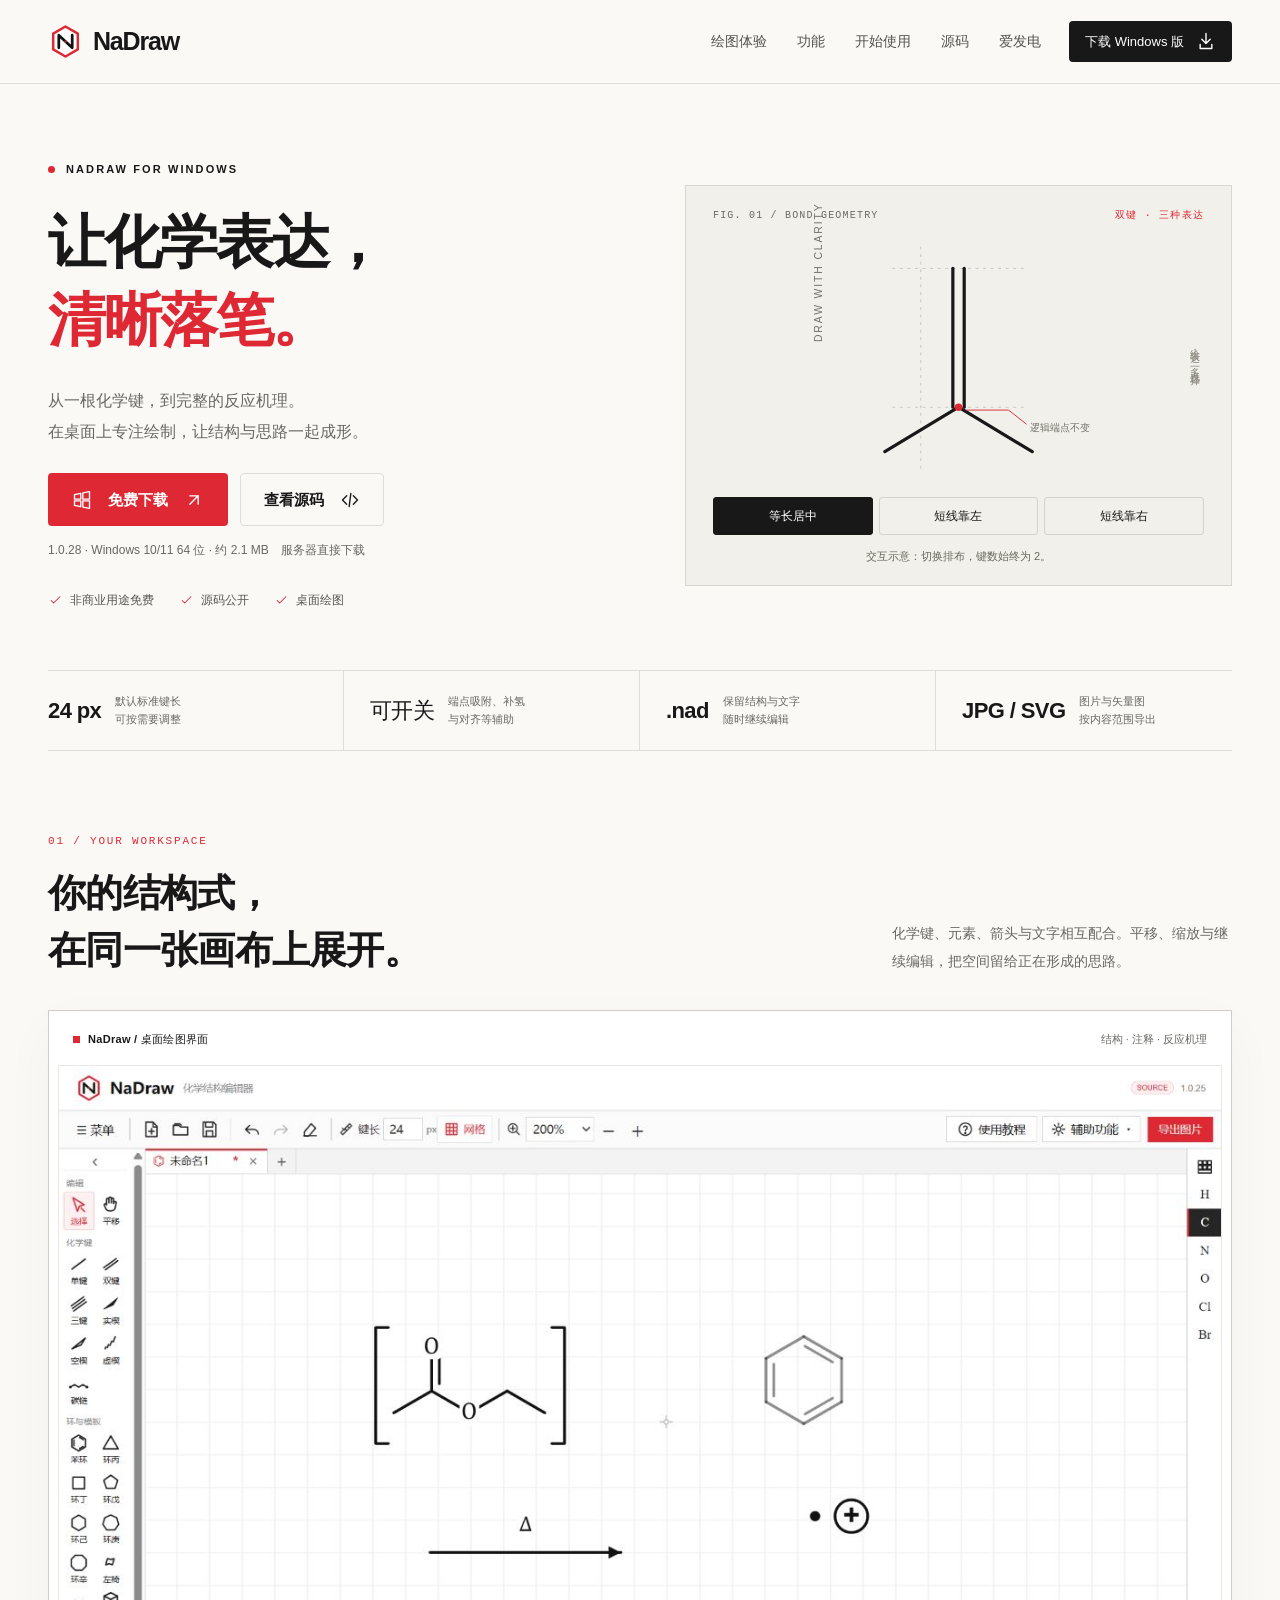
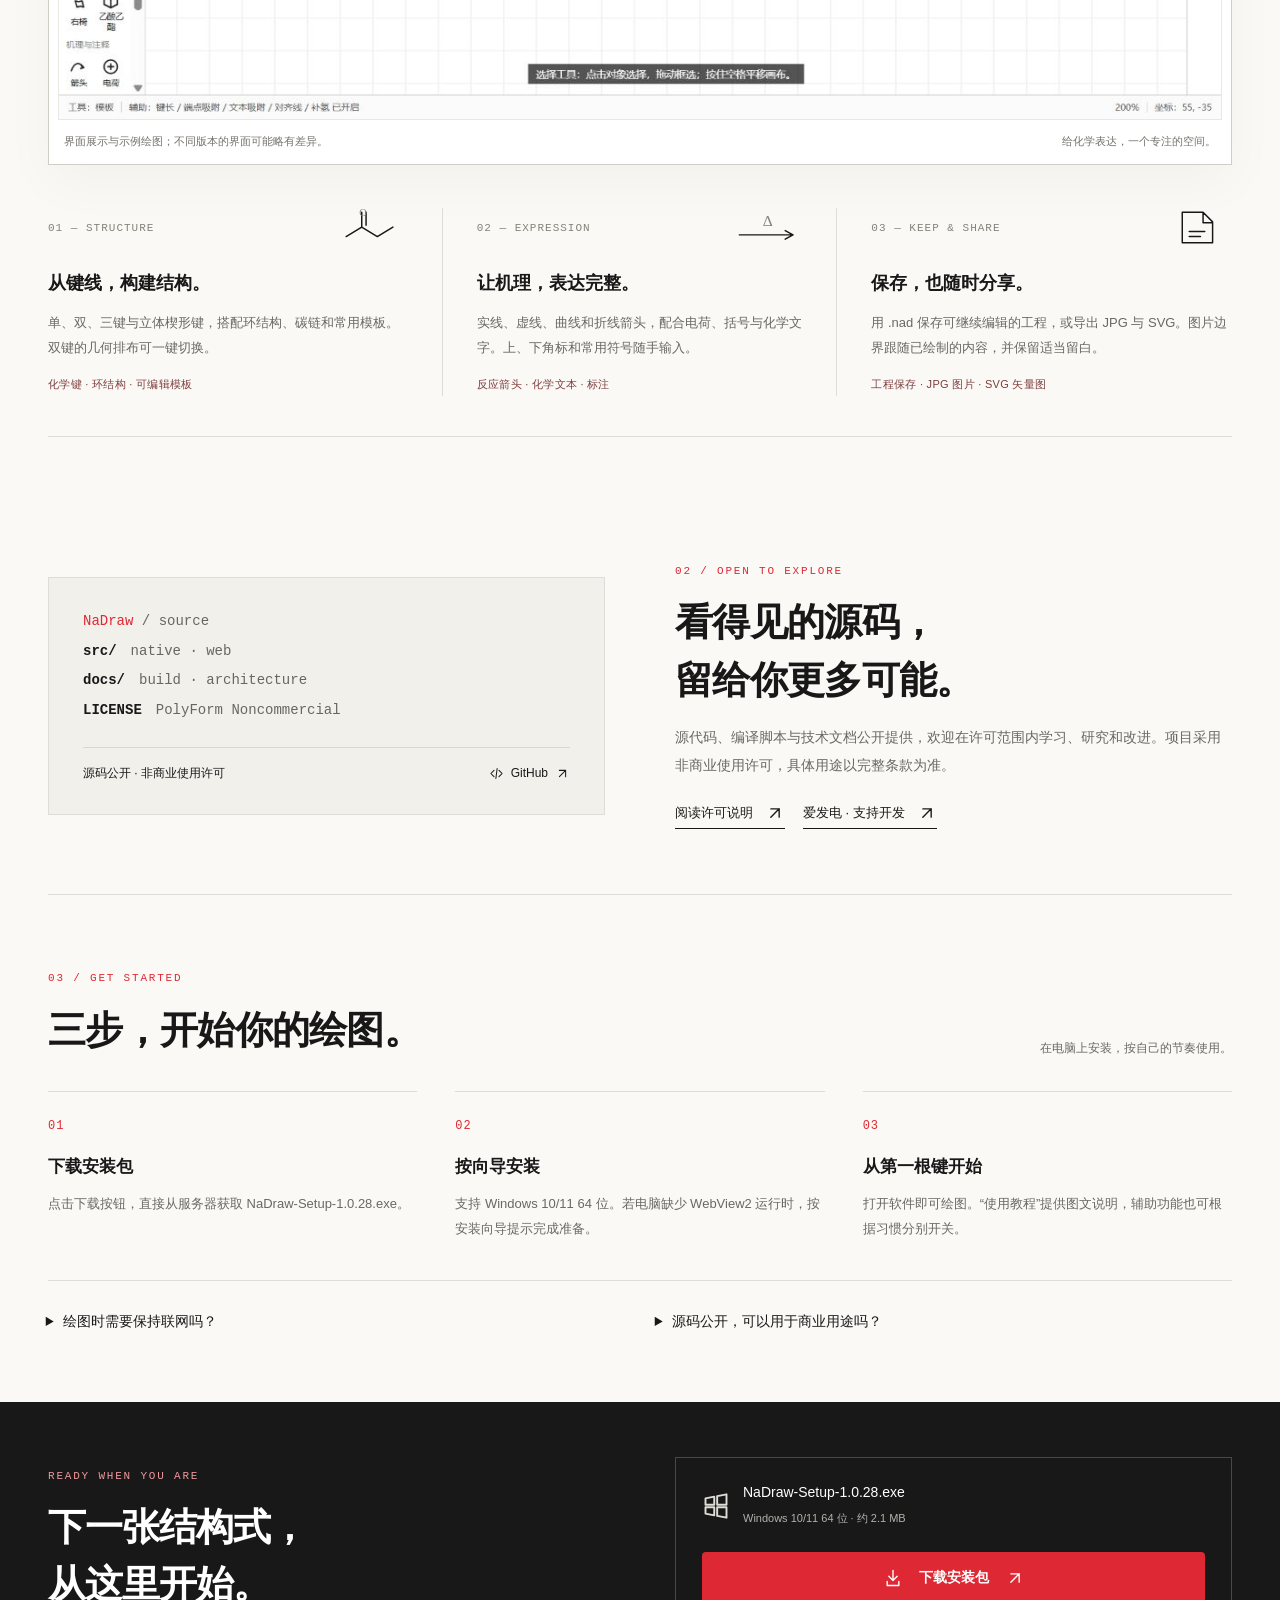
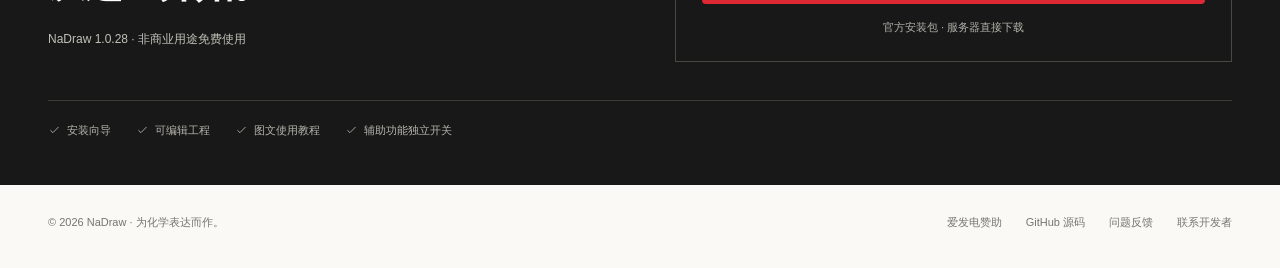
<file: 宣传页/index.html>
<!doctype html>
<html lang="zh-CN">
<head>
  <meta charset="utf-8">
  <meta name="viewport" content="width=device-width,initial-scale=1">
  <link rel="icon" href="[data-uri]">
  <meta name="theme-color" content="#faf9f6">
  <meta name="description" content="NaDraw，面向 Windows 的化学结构与反应机理绘图工具。绘制化学键、环结构与反应箭头，编辑化学文字，保存 .nad 工程，导出 JPG / SVG。源码公开，非商业用途免费使用。">
  <title>NaDraw — 让化学表达，清晰落笔</title>
  <style>
    :root{--paper:#faf9f6;--white:#fff;--ink:#181818;--muted:#696862;--line:#deddd7;--red:#de2934;--red-soft:#fcecee;--serif:"Noto Serif SC","Songti SC","SimSun",serif;--sans:"Microsoft YaHei UI","Microsoft YaHei","PingFang SC",Arial,sans-serif}
    *{box-sizing:border-box}html{scroll-behavior:smooth;scroll-padding-top:90px}body{margin:0;background:var(--paper);color:var(--ink);font:16px/1.8 var(--sans);-webkit-font-smoothing:antialiased}a{color:inherit;text-decoration:none}button{font:inherit;cursor:pointer}button,a{-webkit-tap-highlight-color:transparent}button:focus-visible,a:focus-visible,summary:focus-visible{outline:3px solid var(--red);outline-offset:5px}button{color:inherit}svg{display:block}img{max-width:100%;display:block}.wrap{width:min(1184px,calc(100% - 80px));margin-inline:auto}.icon{width:20px;height:20px;fill:none;stroke:currentColor;stroke-width:1.65;stroke-linecap:round;stroke-linejoin:round;flex:none}.sprite{position:absolute;width:0;height:0;overflow:hidden}.skip{position:fixed;top:-80px;left:20px;z-index:100;background:var(--ink);color:white;padding:10px 18px}.skip:focus{top:12px}
    .header{height:84px;display:flex;align-items:center;border-bottom:1px solid var(--line);background:var(--paper)}.header-inner{display:flex;align-items:center;justify-content:space-between;gap:28px}.brand{display:flex;align-items:center;gap:10px;font-size:25px;font-weight:750;letter-spacing:-1.2px}.brand-logo{width:35px;height:35px;flex:none}.nav{display:flex;align-items:center;gap:30px;margin-left:auto;font-size:14px}.nav a{color:#53534e}.nav a:hover{color:var(--red)}.header-download{background:var(--ink);color:white;font-size:13px;padding:9px 16px;border-radius:4px;display:inline-flex;align-items:center;gap:12px;white-space:nowrap}.header-download:hover{background:var(--red)}.button{display:inline-flex;align-items:center;justify-content:center;gap:16px;min-height:52px;padding:12px 23px;border:1px solid transparent;border-radius:4px;font-size:15px;font-weight:600;transition:background .18s,transform .18s}.button:hover{transform:translateY(-2px)}.button-red{color:white;background:var(--red)}.button-red:hover{background:#c91d28}.button-outline{border-color:var(--line);background:transparent}.button-outline:hover{background:white;border-color:#aaa}.eyebrow{font-size:11px;letter-spacing:2.1px;font-weight:650;text-transform:uppercase;display:flex;align-items:center;gap:11px}.eyebrow:before{content:"";width:7px;height:7px;border-radius:50%;background:var(--red);flex:none}
    .hero{display:grid;grid-template-columns:1.04fr 1fr;gap:68px;align-items:center;padding-top:76px;padding-bottom:58px}.hero h1{font-family:var(--serif);font-size:clamp(42px,4.55vw,66px);font-weight:650;letter-spacing:-2px;line-height:1.35;margin:24px 0}.hero h1 span{color:var(--red)}.hero-copy{color:var(--muted);max-width:460px;line-height:1.95;margin:0 0 26px}.hero-actions{display:flex;flex-wrap:wrap;align-items:center;gap:12px}.download-meta{font-size:12px;color:var(--muted);margin:14px 0 0;display:flex;align-items:center;gap:12px;flex-wrap:wrap}.hero-meta{display:flex;gap:25px;flex-wrap:wrap;margin-top:28px;font-size:12px;color:#555650}.hero-meta span{display:flex;align-items:center;gap:7px}.hero-meta .icon{width:15px;height:15px;color:var(--red)}
    .demo{position:relative;border:1px solid #d8d6cf;background:#f1f0ea;min-width:0;padding:22px 27px 18px;overflow:hidden}.demo-head{display:flex;align-items:center;justify-content:space-between;gap:12px;color:#6b6a64;font:10px/1.5 Consolas,monospace;letter-spacing:1.2px}.demo-head strong{font-weight:500;color:var(--red)}.bond-visual{width:100%;height:274px;overflow:visible}.bond-visual .bond{stroke:#181818;stroke-width:3.4;fill:none;stroke-linecap:round;stroke-linejoin:round}.bond-visual .measure{stroke:#c7c5bd;stroke-width:1;fill:none;stroke-dasharray:3 5}.bond-visual text{font:11px var(--sans);fill:#73716a}.demo-tabs{display:grid;grid-template-columns:repeat(3,1fr);gap:6px}.demo-tabs button{border:1px solid #d5d3ca;background:transparent;min-height:38px;padding:6px 4px;font-size:12px;border-radius:3px}.demo-tabs button[aria-pressed="true"]{background:var(--ink);border-color:var(--ink);color:white}.demo-tabs button:hover:not([aria-pressed="true"]){background:#fff}.demo-note{font-size:11px;color:#69675e;text-align:center;margin:12px 0 0}.demo-caption{position:absolute;right:28px;top:155px;writing-mode:vertical-rl;font-size:10px;letter-spacing:2px;color:#89867c}.hero-bottom{border-top:1px solid var(--line);border-bottom:1px solid var(--line);display:grid;grid-template-columns:repeat(4,1fr);margin-bottom:82px}.hero-bottom div{padding:20px 26px;border-right:1px solid var(--line);display:flex;gap:14px;align-items:center}.hero-bottom div:first-child{padding-left:0}.hero-bottom div:last-child{border:0}.hero-bottom strong{font-size:22px;font-weight:550;letter-spacing:-.6px;white-space:nowrap}.hero-bottom span{font-size:11px;color:var(--muted);line-height:1.7}
    .section-head{display:flex;justify-content:space-between;align-items:end;gap:48px;margin-bottom:30px}.section-kicker{font:11px/1.5 Consolas,monospace;letter-spacing:1.8px;color:var(--red);margin-bottom:15px}.section-head h2,.start h2,.source h2{font-family:var(--serif);font-size:clamp(29px,3vw,41px);font-weight:600;line-height:1.5;letter-spacing:-.7px;margin:0}.section-head>p{font-size:14px;color:var(--muted);max-width:340px;margin:0 0 5px;line-height:1.95}.app-frame{border:1px solid #cecdc6;background:white;padding:9px;box-shadow:0 18px 50px #22221209}.frame-heading{padding:10px 15px 15px;display:flex;align-items:center;justify-content:space-between;font-size:11px;color:var(--muted)}.frame-heading strong{font-weight:550;color:var(--ink);letter-spacing:.3px}.frame-heading .frame-mark{width:7px;height:7px;background:var(--red);display:inline-block;margin-right:8px}.app-frame img{width:100%;height:auto;border:1px solid #e8e8e4}.frame-caption{color:#74726c;font-size:11px;display:flex;justify-content:space-between;gap:20px;padding:12px 6px 3px}.feature-rows{display:grid;grid-template-columns:repeat(3,1fr);margin:43px 0 88px;border-bottom:1px solid var(--line);padding-bottom:40px}.feature{padding:0 34px;border-right:1px solid var(--line)}.feature:first-child{padding-left:0}.feature:last-child{padding-right:0;border:0}.feature-top{display:flex;justify-content:space-between;align-items:center;color:#858279;font:11px Consolas,monospace;letter-spacing:1px}.feature-art{width:70px;height:39px;fill:none;stroke:var(--ink);stroke-width:1.7;stroke-linecap:round;stroke-linejoin:round}.feature h3{font-size:18px;font-weight:600;margin:20px 0 10px}.feature p{font-size:13px;color:var(--muted);line-height:1.95;margin:0}.feature .detail{font-size:11px;color:#7d3d3d;margin-top:14px;letter-spacing:.3px}
    .source{display:grid;grid-template-columns:1fr 1fr;gap:70px;align-items:center;padding:38px 0 65px;border-bottom:1px solid var(--line)}.source-visual{min-height:218px;border:1px solid var(--line);background:#f1f0eb;padding:29px 34px;display:flex;flex-direction:column;justify-content:space-between}.code-line{font:14px/2.1 Consolas,monospace;color:#68675f}.code-line .red{color:var(--red)}.code-line .black{color:var(--ink);font-weight:600}.source-stamp{border-top:1px solid #dad8ce;margin-top:22px;padding-top:15px;display:flex;justify-content:space-between;align-items:center;font-size:12px;gap:12px}.source-stamp a{display:flex;align-items:center;gap:7px}.source-stamp .icon{width:15px;height:15px}.source-actions{display:flex;flex-wrap:wrap;align-items:center;gap:18px}.source-copy p{font-size:14px;color:var(--muted);line-height:1.95;margin:15px 0 22px}.text-link{display:inline-flex;gap:12px;align-items:center;font-size:13px;border-bottom:1px solid var(--ink);padding-bottom:4px}.text-link:hover{color:var(--red);border-color:var(--red)}
    .start{padding-top:75px;padding-bottom:68px}.start-heading{display:flex;justify-content:space-between;align-items:end;gap:20px}.start-heading>span{font-size:12px;color:var(--muted)}.steps{display:grid;grid-template-columns:repeat(3,1fr);gap:38px;margin-top:32px}.step{border-top:1px solid var(--line);padding-top:18px}.step-number{font:12px Consolas,monospace;color:var(--red);letter-spacing:1px}.step h3{font-size:17px;font-weight:600;margin:13px 0 8px}.step p{font-size:13px;color:var(--muted);line-height:1.95;margin:0}.faqs{border-top:1px solid var(--line);padding-top:28px;display:grid;grid-template-columns:1fr 1fr;gap:34px;margin-top:38px}.faqs details{font-size:13px}.faqs summary{font-size:14px;cursor:pointer;font-weight:550;list-style-position:outside;margin-left:15px}.faqs p{margin:12px 0 0;color:var(--muted);line-height:1.95}.faqs a{color:var(--red);text-decoration:underline;text-underline-offset:3px}
    .download-section{background:var(--ink);color:white;padding:55px 0 45px}.download-inner{display:grid;grid-template-columns:1fr 1fr;gap:70px;align-items:center}.download-section .section-kicker{color:#ee999e}.download-section h2{font-family:var(--serif);font-size:38px;line-height:1.5;font-weight:600;margin:0 0 16px;letter-spacing:-1px}.download-section p{margin:0;font-size:12px;color:#c1c0b9}.download-box{padding:23px 26px;border:1px solid #494944}.file-label{display:flex;gap:13px;align-items:center;margin-bottom:20px}.file-label>.icon{width:28px;height:28px;color:#deddd6}.file-label strong{display:block;font:14px/1.6 Consolas,var(--sans);overflow-wrap:anywhere}.file-label span{color:#b2b1aa;font-size:11px}.download-box .button{width:100%;font-size:14px}.download-note{margin-top:14px!important;text-align:center;font-size:11px!important;color:#b2b1aa!important}.download-foot{display:flex;gap:25px;flex-wrap:wrap;border-top:1px solid #3c3c37;margin-top:38px;padding-top:20px;color:#b6b5ad;font-size:11px}.download-foot span{display:flex;gap:6px;align-items:center}.download-foot .icon{width:13px;height:13px}.footer{padding:28px 0 35px}.footer-inner{display:flex;justify-content:space-between;gap:20px;align-items:center;color:#76746d;font-size:11px}.footer-links{display:flex;flex-wrap:wrap;gap:12px 24px}.footer a:hover{color:var(--red)}
    @media(min-width:1600px){.hero{padding-top:98px;padding-bottom:76px}.hero h1{font-size:68px}.demo{padding-top:28px;padding-bottom:24px}.bond-visual{height:300px}}
    @media(max-width:1050px){.wrap{width:calc(100% - 48px)}.hero{gap:30px;padding-top:54px}.hero h1{font-size:48px}.nav{gap:20px}.hero-bottom div{padding-inline:15px;gap:10px}.hero-bottom strong{font-size:20px}.source{gap:38px}.feature{padding-inline:22px}.download-inner{gap:40px}}
    @media(max-width:760px){html{scroll-padding-top:20px}.wrap{width:calc(100% - 40px)}.header{height:72px}.brand{font-size:23px}.brand-logo{width:30px;height:30px}.nav{display:none}.header-download{font-size:12px;padding:7px 12px}.header-download .icon{width:16px;height:16px}.hero{grid-template-columns:1fr;gap:35px;padding-top:40px;padding-bottom:30px}.hero h1{font-size:48px;letter-spacing:-1.7px;margin:20px 0}.hero-copy{font-size:15px}.hero-meta{margin-top:22px;gap:17px}.demo{padding:18px 20px}.bond-visual{height:238px}.demo-caption{right:22px;top:133px}.hero-bottom{grid-template-columns:1fr 1fr;margin-bottom:52px}.hero-bottom div{padding:17px 14px;gap:12px}.hero-bottom div:first-child{padding-left:14px}.hero-bottom div:nth-child(2){border-right:0}.hero-bottom div:nth-child(-n+2){border-bottom:1px solid var(--line)}.hero-bottom strong{font-size:20px}.section-head{display:block;margin-bottom:23px}.section-head h2,.source h2,.start h2{font-size:30px}.section-head>p{margin-top:15px;font-size:13px;max-width:none}.frame-heading{padding:7px 5px 11px;font-size:10px}.frame-heading>span{display:none}.app-frame{padding:5px}.frame-caption{font-size:10px;padding:9px 4px 2px;display:block}.frame-caption span:last-child{display:none}.feature-rows{grid-template-columns:1fr;margin-top:25px;margin-bottom:42px;padding-bottom:5px}.feature,.feature:first-child,.feature:last-child{padding:20px 0;border:0;border-bottom:1px solid var(--line)}.feature:last-child{border:0}.feature-art{height:30px}.feature h3{margin:12px 0 7px}.feature p{font-size:14px}.feature .detail{margin-top:9px}.source{grid-template-columns:1fr;gap:26px;padding:20px 0 44px}.source-visual{min-height:190px;padding:23px}.source-copy p{font-size:14px}.start{padding-top:44px;padding-bottom:42px}.start-heading{display:block}.start-heading>span{display:block;margin-top:10px}.steps{grid-template-columns:1fr;gap:20px;margin-top:23px}.step{padding-top:13px}.step-number{float:left;padding-top:1px}.step h3{margin:0 0 7px;padding-left:32px}.step p{padding-left:32px;font-size:14px}.faqs{grid-template-columns:1fr;gap:22px;margin-top:26px;padding-top:23px}.download-section{padding:37px 0 26px}.download-inner{grid-template-columns:1fr;gap:27px}.download-section h2{font-size:32px}.download-box{padding:19px}.download-foot{margin-top:26px;gap:14px;font-size:10px}.footer{padding:22px 0}.footer-inner{display:block;line-height:1.8}.footer-links{margin-top:12px;gap:22px}}
    @media(max-width:370px){.wrap{width:calc(100% - 30px)}.hero h1{font-size:42px}.hero-actions{align-items:stretch;gap:9px}.hero-actions .button{padding-inline:15px;font-size:14px}.hero-meta{gap:10px}.hero-meta span{font-size:11px}.demo-tabs button{font-size:11px}.hero-bottom div{gap:8px;padding-inline:10px}.hero-bottom strong{font-size:18px}}
    @media(prefers-reduced-motion:reduce){html{scroll-behavior:auto}*,*:before,*:after{transition:none!important;animation:none!important}}
  </style>
</head>
<body id="top">
<a class="skip" href="#main">跳到主要内容</a>
<svg class="sprite" xmlns="http://www.w3.org/2000/svg" aria-hidden="true"><defs>
  <symbol id="i-arrow" viewBox="0 0 24 24"><path d="M4 12h16m-6-6 6 6-6 6"/></symbol>
  <symbol id="i-out" viewBox="0 0 24 24"><path d="M7 17 17 7M7 7h10v10"/></symbol>
  <symbol id="i-download" viewBox="0 0 24 24"><path d="M12 3v12m-5-5 5 5 5-5M5 16v5h14v-5"/></symbol>
  <symbol id="i-check" viewBox="0 0 24 24"><path d="m5 12 4 4L19 6"/></symbol>
  <symbol id="i-windows" viewBox="0 0 24 24"><path d="M3 5.5 10.5 4v7H3zm10-2L21 2v9h-8zM3 13h7.5v7L3 18.5zm10 0h8v9l-8-1.5z"/></symbol>
  <symbol id="i-code" viewBox="0 0 24 24"><path d="m8 7-5 5 5 5m8-10 5 5-5 5m-3-13-2 16"/></symbol>
</defs></svg>
<header class="header"><div class="wrap header-inner">
  <a class="brand" href="#top" aria-label="NaDraw 首页"><svg class="brand-logo" viewBox="0 0 256 256" aria-hidden="true"><path d="M128 18 218 70v116l-90 52-90-52V70z" fill="white" stroke="#de2934" stroke-width="18" stroke-linejoin="round"/><path d="M79 174V82l98 92V82" fill="none" stroke="#111" stroke-width="20" stroke-linecap="round" stroke-linejoin="round"/><circle cx="128" cy="128" r="8" fill="#de2934"/></svg>NaDraw</a>
  <nav class="nav" aria-label="主导航"><a href="#workspace">绘图体验</a><a href="#features">功能</a><a href="#start">开始使用</a><a href="https://github.com/guxiyuan/NaDraw" target="_blank" rel="noopener noreferrer">源码</a><a data-support href="https://afdian.com/a/fecl3" target="_blank" rel="noopener noreferrer">爱发电</a></nav>
  <a class="header-download" data-download href="http://atlas1020.vxni.ink/nadraw/releases/NaDraw-Setup-1.0.28.exe">下载 Windows 版<svg class="icon" aria-hidden="true"><use href="#i-download"/></svg></a>
</div></header>
<main id="main">
  <section class="hero wrap" aria-labelledby="hero-title">
    <div><div class="eyebrow">NaDraw for Windows</div><h1 id="hero-title">让化学表达，<br><span>清晰落笔。</span></h1>
      <p class="hero-copy">从一根化学键，到完整的反应机理。<br>在桌面上专注绘制，让结构与思路一起成形。</p>
      <div class="hero-actions"><a class="button button-red" data-download href="http://atlas1020.vxni.ink/nadraw/releases/NaDraw-Setup-1.0.28.exe"><svg class="icon" aria-hidden="true"><use href="#i-windows"/></svg>免费下载<svg class="icon" aria-hidden="true"><use href="#i-out"/></svg></a><a class="button button-outline" href="https://github.com/guxiyuan/NaDraw" target="_blank" rel="noopener noreferrer">查看源码<svg class="icon" aria-hidden="true"><use href="#i-code"/></svg></a></div>
      <div class="download-meta"><span>1.0.28 · Windows 10/11 64 位 · 约 2.1 MB</span><span>服务器直接下载</span></div>
      <div class="hero-meta"><span><svg class="icon" aria-hidden="true"><use href="#i-check"/></svg>非商业用途免费</span><span><svg class="icon" aria-hidden="true"><use href="#i-check"/></svg>源码公开</span><span><svg class="icon" aria-hidden="true"><use href="#i-check"/></svg>桌面绘图</span></div>
    </div>
    <div class="demo" aria-label="双键三种形态交互示意">
      <div class="demo-head"><span>FIG. 01 / BOND GEOMETRY</span><strong>双键 · 三种表达</strong></div>
      <svg class="bond-visual" viewBox="0 0 440 290" role="img" aria-labelledby="bond-illustration-title"><title id="bond-illustration-title">双键排布示意，点击按钮切换等长居中或一侧短线</title><path class="measure" d="M150 48h144M150 195h144M180 25v235"/><path class="bond" d="M220 195 142 242m78-47 78 47"/><line class="bond" id="bond-main" x1="214" y1="48" x2="214" y2="195"/><line class="bond" id="bond-secondary" x1="226" y1="48" x2="226" y2="195"/><circle cx="220" cy="195" r="4" fill="#de2934"/><path d="M228 198h45l19 15" stroke="#de2934" stroke-width="1" fill="none"/><text x="296" y="220">逻辑端点不变</text><text x="75" y="126" transform="rotate(-90 75 126)" letter-spacing="2">DRAW WITH CLARITY</text></svg>
      <span class="demo-caption" aria-hidden="true">给表达，多一点选择</span>
      <div class="demo-tabs" role="group" aria-label="双键形态"><button type="button" data-layout="center" aria-pressed="true">等长居中</button><button type="button" data-layout="left" aria-pressed="false">短线靠左</button><button type="button" data-layout="right" aria-pressed="false">短线靠右</button></div>
      <p class="demo-note" id="demo-note" aria-live="polite">交互示意：切换排布，键数始终为 2。</p>
    </div>
  </section>
  <div class="hero-bottom wrap" aria-label="主要特性"><div><strong>24 px</strong><span>默认标准键长<br>可按需要调整</span></div><div><strong>可开关</strong><span>端点吸附、补氢<br>与对齐等辅助</span></div><div><strong>.nad</strong><span>保留结构与文字<br>随时继续编辑</span></div><div><strong>JPG / SVG</strong><span>图片与矢量图<br>按内容范围导出</span></div></div>
  <section class="wrap" id="workspace" aria-labelledby="workspace-title">
    <div class="section-head"><div><div class="section-kicker">01 / YOUR WORKSPACE</div><h2 id="workspace-title">你的结构式，<br>在同一张画布上展开。</h2></div><p>化学键、元素、箭头与文字相互配合。平移、缩放与继续编辑，把空间留给正在形成的思路。</p></div>
    <figure class="app-frame" style="margin:0"><div class="frame-heading"><strong><i class="frame-mark"></i>NaDraw / 桌面绘图界面</strong><span>结构 · 注释 · 反应机理</span></div><img id="app-screenshot" src="[data-uri]" width="1280" height="720" alt="NaDraw 绘图界面：左侧化学工具栏，中央显示乙酸乙酯结构、括号、苯环与反应箭头，右侧提供元素快捷选项" loading="lazy"><figcaption class="frame-caption"><span>界面展示与示例绘图；不同版本的界面可能略有差异。</span><span>给化学表达，一个专注的空间。</span></figcaption></figure>
    <div class="feature-rows" id="features">
      <article class="feature"><div class="feature-top"><span>01 — STRUCTURE</span><svg class="feature-art" viewBox="0 0 80 45" aria-hidden="true"><path d="m9 33 18-11 18 11 18-11M27 22V5m5 15V5"/><text x="24" y="9" font-family="serif" font-size="12" fill="currentColor" stroke="none">O</text></svg></div><h3>从键线，构建结构。</h3><p>单、双、三键与立体楔形键，搭配环结构、碳链和常用模板。双键的几何排布可一键切换。</p><p class="detail">化学键 · 环结构 · 可编辑模板</p></article>
      <article class="feature"><div class="feature-top"><span>02 — EXPRESSION</span><svg class="feature-art" viewBox="0 0 80 45" aria-hidden="true"><path d="M8 31h62m-9-5 9 5-9 5"/><text x="35" y="21" font-family="serif" font-size="18" fill="currentColor" stroke="none">Δ</text></svg></div><h3>让机理，表达完整。</h3><p>实线、虚线、曲线和折线箭头，配合电荷、括号与化学文字。上、下角标和常用符号随手输入。</p><p class="detail">反应箭头 · 化学文本 · 标注</p></article>
      <article class="feature"><div class="feature-top"><span>03 — KEEP & SHARE</span><svg class="feature-art" viewBox="0 0 80 45" aria-hidden="true"><path d="M23 5h24l11 11v24H23zM47 5v12h11M31 27h18m-18 6h13"/></svg></div><h3>保存，也随时分享。</h3><p>用 .nad 保存可继续编辑的工程，或导出 JPG 与 SVG。图片边界跟随已绘制的内容，并保留适当留白。</p><p class="detail">工程保存 · JPG 图片 · SVG 矢量图</p></article>
    </div>
  </section>
  <section class="source wrap" aria-labelledby="source-title">
    <div class="source-visual"><div class="code-line"><span class="red">NaDraw</span> / source<br><span class="black">src/</span>　native · web<br><span class="black">docs/</span>　build · architecture<br><span class="black">LICENSE</span>　PolyForm Noncommercial</div><div class="source-stamp"><span>源码公开 · 非商业使用许可</span><a href="https://github.com/guxiyuan/NaDraw" target="_blank" rel="noopener noreferrer" aria-label="访问 NaDraw GitHub 仓库"><svg class="icon" aria-hidden="true"><use href="#i-code"/></svg>GitHub<svg class="icon" aria-hidden="true"><use href="#i-out"/></svg></a></div></div>
    <div class="source-copy"><div class="section-kicker">02 / OPEN TO EXPLORE</div><h2 id="source-title">看得见的源码，<br>留给你更多可能。</h2><p>源代码、编译脚本与技术文档公开提供，欢迎在许可范围内学习、研究和改进。项目采用非商业使用许可，具体用途以完整条款为准。</p><div class="source-actions"><a class="text-link" href="https://github.com/guxiyuan/NaDraw/blob/main/LICENSE.zh-CN.md" target="_blank" rel="noopener noreferrer">阅读许可说明<svg class="icon" aria-hidden="true"><use href="#i-out"/></svg></a><a class="text-link" data-support href="https://afdian.com/a/fecl3" target="_blank" rel="noopener noreferrer">爱发电 · 支持开发<svg class="icon" aria-hidden="true"><use href="#i-out"/></svg></a></div></div>
  </section>
  <section class="start wrap" id="start" aria-labelledby="start-title"><div class="start-heading"><div><div class="section-kicker">03 / GET STARTED</div><h2 id="start-title">三步，开始你的绘图。</h2></div><span>在电脑上安装，按自己的节奏使用。</span></div><div class="steps"><article class="step"><span class="step-number">01</span><h3>下载安装包</h3><p>点击下载按钮，直接从服务器获取 NaDraw-Setup-1.0.28.exe。</p></article><article class="step"><span class="step-number">02</span><h3>按向导安装</h3><p>支持 Windows 10/11 64 位。若电脑缺少 WebView2 运行时，按安装向导提示完成准备。</p></article><article class="step"><span class="step-number">03</span><h3>从第一根键开始</h3><p>打开软件即可绘图。“使用教程”提供图文说明，辅助功能也可根据习惯分别开关。</p></article></div><div class="faqs"><details><summary>绘图时需要保持联网吗？</summary><p>安装完成并具备 WebView2 运行时后，主要绘图、工程编辑和图片导出可以离线进行。下载安装和检查更新需要联网。</p></details><details><summary>源码公开，可以用于商业用途吗？</summary><p>项目采用 PolyForm Noncommercial 1.0.0，公开源码并不代表授予商业使用权限。请先阅读<a href="https://github.com/guxiyuan/NaDraw/blob/main/LICENSE.zh-CN.md" target="_blank" rel="noopener noreferrer">中文用途说明</a>及完整许可证。</p></details></div></section>
  <section class="download-section" id="download" aria-labelledby="download-title"><div class="wrap"><div class="download-inner"><div><div class="section-kicker">READY WHEN YOU ARE</div><h2 id="download-title">下一张结构式，<br>从这里开始。</h2><p>NaDraw 1.0.28 · 非商业用途免费使用</p></div><div class="download-box"><div class="file-label"><svg class="icon" aria-hidden="true"><use href="#i-windows"/></svg><div><strong>NaDraw-Setup-1.0.28.exe</strong><span>Windows 10/11 64 位 · 约 2.1 MB</span></div></div><a class="button button-red" data-download href="http://atlas1020.vxni.ink/nadraw/releases/NaDraw-Setup-1.0.28.exe"><svg class="icon" aria-hidden="true"><use href="#i-download"/></svg>下载安装包<svg class="icon" aria-hidden="true"><use href="#i-out"/></svg></a><p class="download-note">官方安装包 · 服务器直接下载</p></div></div><div class="download-foot"><span><svg class="icon" aria-hidden="true"><use href="#i-check"/></svg>安装向导</span><span><svg class="icon" aria-hidden="true"><use href="#i-check"/></svg>可编辑工程</span><span><svg class="icon" aria-hidden="true"><use href="#i-check"/></svg>图文使用教程</span><span><svg class="icon" aria-hidden="true"><use href="#i-check"/></svg>辅助功能独立开关</span></div></div></section>
</main>
<footer class="footer"><div class="wrap footer-inner"><span>© 2026 NaDraw · 为化学表达而作。</span><div class="footer-links"><a data-support href="https://afdian.com/a/fecl3" target="_blank" rel="noopener noreferrer">爱发电赞助</a><a href="https://github.com/guxiyuan/NaDraw" target="_blank" rel="noopener noreferrer">GitHub 源码</a><a href="https://github.com/guxiyuan/NaDraw/issues" target="_blank" rel="noopener noreferrer">问题反馈</a><a href="mailto:ChDraw_feedback@163.com">联系开发者</a></div></div></footer>
<script>
(()=>{'use strict';
  const primary=document.getElementById('bond-main'),secondary=document.getElementById('bond-secondary');
  const layouts={center:{a:214,b:226,y1:48,y2:195},left:{a:220,b:206,y1:70,y2:173},right:{a:220,b:234,y1:70,y2:173}};
  document.querySelectorAll('[data-layout]').forEach(button=>button.addEventListener('click',()=>{
    const mode=button.dataset.layout,geometry=layouts[mode];
    primary.setAttribute('x1',geometry.a);primary.setAttribute('x2',geometry.a);
    secondary.setAttribute('x1',geometry.b);secondary.setAttribute('x2',geometry.b);secondary.setAttribute('y1',geometry.y1);secondary.setAttribute('y2',geometry.y2);
    document.querySelectorAll('[data-layout]').forEach(option=>option.setAttribute('aria-pressed',String(option===button)));
    document.getElementById('demo-note').textContent=button.textContent+' · 只改变排布，键数始终为 2。';
  }));
})();
</script>
</body>
</html>
</file>
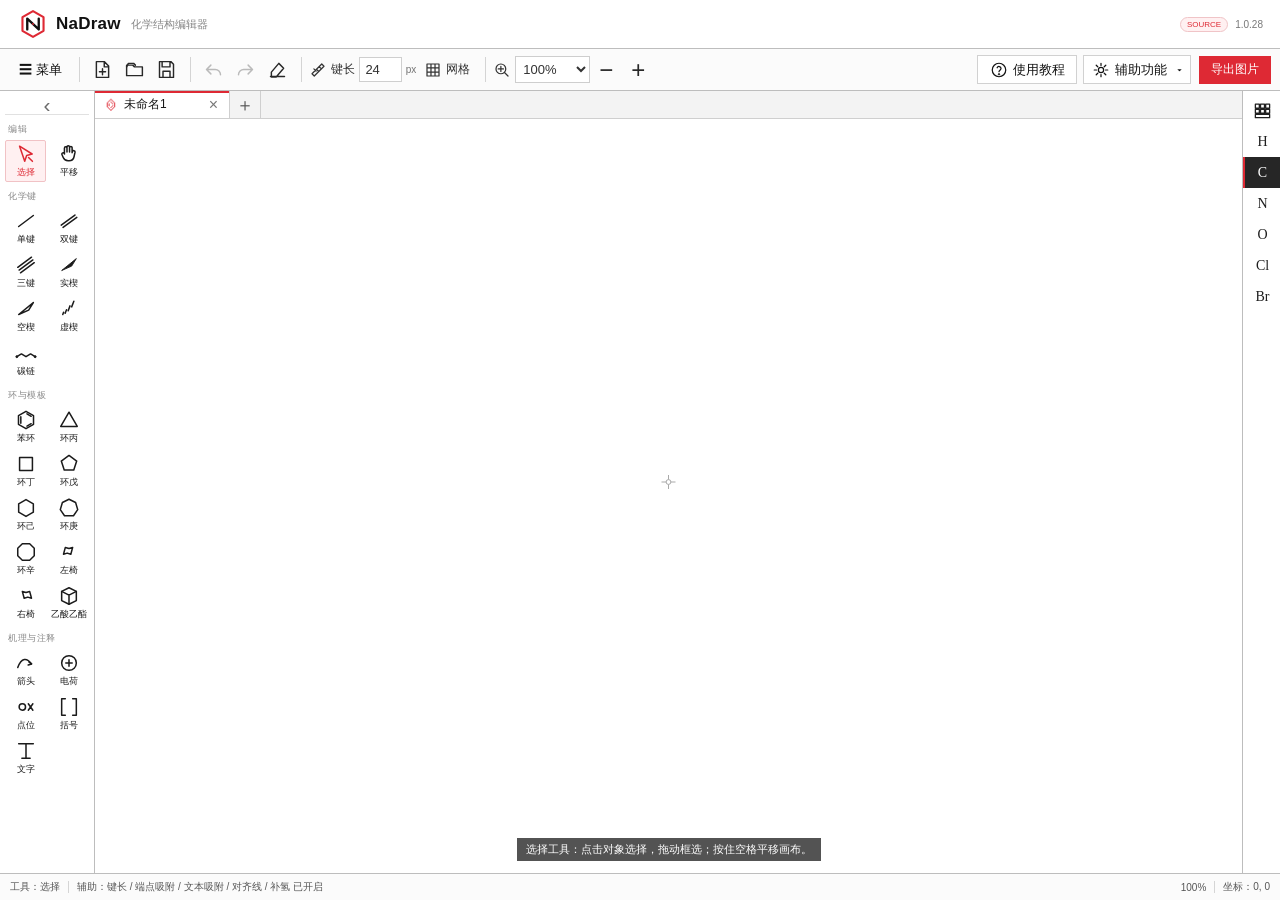
<file: src/web/index.html>
<!doctype html>
<html lang="zh-CN">
  <head>
    <meta charset="UTF-8" />
    <meta name="viewport" content="width=device-width, initial-scale=1.0" />
    <title>NaDraw</title>
    <link rel="stylesheet" href="styles.css" />
  </head>
  <body>
    <div class="app-shell" id="app-shell" data-view="drawing">
      <header class="app-titlebar">
        <div class="brand-lockup"><img src="assets/nadraw-logo.svg" alt="NaDraw"><strong>NaDraw</strong><span>化学结构编辑器</span></div>
        <div class="title-version"><span>Release</span><b>1.0.28</b></div>
      </header>

      <section class="commandbar" aria-label="应用命令">
        <div class="menu-root"><button id="menu-button">☰ 菜单</button><div class="menu-panel" id="main-menu" hidden>
          <button data-command="new">新建工程 <kbd>Ctrl+N</kbd></button><button data-command="open">打开工程… <kbd>Ctrl+O</kbd></button><button data-command="save">保存工程… <kbd>Ctrl+S</kbd></button><hr><button data-command="select-all">全选当前画布 <kbd>Ctrl+A</kbd></button><button data-command="copy">复制选中 <kbd>Ctrl+C</kbd></button><button data-command="cut">剪切选中 <kbd>Ctrl+X</kbd></button><button data-command="paste">粘贴 <kbd>Ctrl+V</kbd></button><hr><button data-command="delete-all">清空画布… <kbd>Ctrl+Shift+Delete</kbd></button><hr><button data-command="export-image">导出图片（JPG / SVG）… <kbd>Ctrl+E</kbd></button><button data-command="export-jpeg">直接导出 JPG…</button><button data-command="export-svg">直接导出 SVG 矢量图…</button>
          <hr><button data-command="check-updates">检查更新… <span>1.0.28</span></button><button id="auto-update-toggle" role="menuitemcheckbox" aria-checked="true">自动检查更新 <span id="auto-update-value">已开启</span></button><p class="update-menu-status" id="update-menu-status">启动时及运行期间自动检查</p>
        </div></div>
        <span class="command-rule"></span>
        <button class="command-icon" data-command="new" title="新建"><svg><use href="assets/chem-icons.svg#i-new"/></svg></button>
        <button class="command-icon" data-command="open" title="打开"><svg><use href="assets/chem-icons.svg#i-open"/></svg></button>
        <button class="command-icon" data-command="save" title="保存"><svg><use href="assets/chem-icons.svg#i-save"/></svg></button>
        <span class="command-rule"></span>
        <button class="command-icon" id="undo" title="撤销 Ctrl+Z"><svg><use href="assets/chem-icons.svg#i-undo"/></svg></button>
        <button class="command-icon" id="redo" title="重做 Ctrl+Y"><svg><use href="assets/chem-icons.svg#i-redo"/></svg></button>
        <button class="command-icon" id="eraser" title="删除选中"><svg><use href="assets/chem-icons.svg#i-eraser"/></svg></button>
        <span class="command-rule"></span>
        <label class="bond-length-control" title="标准化学键键长"><svg><use href="assets/chem-icons.svg#i-ruler"/></svg><span>键长</span><input id="bond-length" type="number" value="24" min="24" max="120" step="1"><small>px</small></label>
        <button class="command-toggle" id="grid-toggle" title="显示网格"><svg><use href="assets/chem-icons.svg#i-grid"/></svg><span>网格</span></button>
        <span class="command-rule"></span>
        <label class="zoom-control"><svg><use href="assets/chem-icons.svg#i-zoom"/></svg><select id="zoom-select"><option value=".5">50%</option><option value=".75">75%</option><option value="1" selected>100%</option><option value="1.5">150%</option><option value="2">200%</option></select></label>
        <button class="command-icon" id="zoom-out" title="缩小"><span>−</span></button><button class="command-icon" id="zoom-in" title="放大"><span>+</span></button>
        <div class="command-spacer"></div>
        <button id="tutorial-toggle" class="tutorial-command"><svg><use href="assets/chem-icons.svg#i-help"/></svg><span>使用教程</span></button>
        <button id="assist-toggle" class="assist-command"><svg><use href="assets/chem-icons.svg#i-settings"/></svg><span>辅助功能</span><i>▾</i></button>
        <button class="export-command" data-command="export-image">导出图片</button>
      </section>

      <aside class="tool-rail" id="tool-rail" aria-label="化学绘图工具">
        <button class="rail-collapse" id="rail-collapse" title="折叠工具栏">‹</button>
        <div class="tool-section"><span class="section-dot">编辑</span><div class="tool-grid">
          <button class="tool active" data-tool="select" title="选择 / 框选 (Q)"><svg><use href="assets/chem-icons.svg#i-select"/></svg><b>选择</b></button>
          <button class="tool" data-tool="pan" title="平移画布（空格）"><svg><use href="assets/chem-icons.svg#i-hand"/></svg><b>平移</b></button>
        </div></div>
        <div class="tool-section"><span class="section-dot">化学键</span><div class="tool-grid">
          <button class="tool" data-tool="bond" data-order="1" title="单键 (1)"><svg><use href="assets/chem-icons.svg#i-single"/></svg><b>单键</b></button>
          <button class="tool" data-tool="bond" data-order="2" title="双键 (2)：点击已有双键切换三种形态"><svg><use href="assets/chem-icons.svg#i-double"/></svg><b>双键</b></button>
          <button class="tool" data-tool="bond" data-order="3" title="三键 (3)"><svg><use href="assets/chem-icons.svg#i-triple"/></svg><b>三键</b></button>
          <button class="tool" data-tool="bond" data-style="wedge" title="实心楔形键"><svg><use href="assets/chem-icons.svg#i-wedge"/></svg><b>实楔</b></button>
          <button class="tool" data-tool="bond" data-style="hollow" title="空心边框楔形键"><svg><use href="assets/chem-icons.svg#i-hollow-wedge"/></svg><b>空楔</b></button>
          <button class="tool" data-tool="bond" data-style="hash" title="虚线楔形键"><svg><use href="assets/chem-icons.svg#i-hash"/></svg><b>虚楔</b></button>
          <button class="tool" data-tool="chain" title="碳链"><svg><use href="assets/chem-icons.svg#i-chain"/></svg><b>碳链</b></button>
        </div></div>
        <div class="tool-section"><span class="section-dot">环与模板</span><div class="tool-grid">
          <button class="tool" data-tool="template" data-template="benzene" title="苯环"><svg><use href="assets/chem-icons.svg#i-benzene"/></svg><b>苯环</b></button>
          <button class="tool" data-tool="template" data-template="cyclopropane" title="环丙烷"><svg><use href="assets/chem-icons.svg#i-triangle"/></svg><b>环丙</b></button>
          <button class="tool" data-tool="template" data-template="cyclobutane" title="环丁烷"><svg><use href="assets/chem-icons.svg#i-square"/></svg><b>环丁</b></button>
          <button class="tool" data-tool="template" data-template="pentagon" title="环戊烷"><svg><use href="assets/chem-icons.svg#i-pentagon"/></svg><b>环戊</b></button>
          <button class="tool" data-tool="template" data-template="hexagon" title="环己烷"><svg><use href="assets/chem-icons.svg#i-hexagon"/></svg><b>环己</b></button>
          <button class="tool" data-tool="template" data-template="cycloheptane" title="环庚烷"><svg><use href="assets/chem-icons.svg#i-heptagon"/></svg><b>环庚</b></button>
          <button class="tool" data-tool="template" data-template="cyclooctane" title="环辛烷"><svg><use href="assets/chem-icons.svg#i-octagon"/></svg><b>环辛</b></button>
          <button class="tool" data-tool="template" data-template="chair-left" title="椅式结构"><svg><use href="assets/chem-icons.svg#i-chair-left"/></svg><b>左椅</b></button>
          <button class="tool" data-tool="template" data-template="chair-right" title="镜像椅式结构"><svg><use href="assets/chem-icons.svg#i-chair-right"/></svg><b>右椅</b></button>
          <button class="tool" data-tool="template" data-template="ethyl-acetate" title="乙酸乙酯键线式"><svg><use href="assets/chem-icons.svg#i-template"/></svg><b>乙酸乙酯</b></button>
        </div></div>
        <div class="tool-section"><span class="section-dot">机理与注释</span><div class="tool-grid">
          <button class="tool" id="arrow-tool" data-tool="arrow" title="反应箭头"><svg><use href="assets/chem-icons.svg#i-arrow"/></svg><b>箭头</b></button>
          <button class="tool" data-tool="charge" title="电荷标记"><svg><use href="assets/chem-icons.svg#i-charge"/></svg><b>电荷</b></button>
          <button class="tool" data-tool="mark" title="圆点 / 叉号标记"><svg><use href="assets/chem-icons.svg#i-mark"/></svg><b>点位</b></button>
          <button class="tool" data-tool="bracket" title="括号"><svg><use href="assets/chem-icons.svg#i-bracket"/></svg><b>括号</b></button>
          <button class="tool" data-tool="text" title="普通文字"><svg><use href="assets/chem-icons.svg#i-text"/></svg><b>文字</b></button>
        </div></div>
      </aside>

      <main class="drawing-stage" id="drawing-stage">
        <div class="document-tabs" aria-label="绘图标签页"><div class="document-tab-list" id="document-tab-list"></div><button class="new-document" id="new-document" title="新建画布（Ctrl+N）">＋</button></div>
        <canvas id="drawing-canvas" aria-label="无限化学结构画布"></canvas>
        <div class="canvas-hint" id="canvas-hint">选择工具：点击对象选择，拖动框选；按住空格平移画布。</div>
        <div class="canvas-toast" id="canvas-toast"></div>
        <div class="context-menu" id="context-menu" hidden></div>
        <section class="tutorial-overlay" id="tutorial-overlay" hidden aria-modal="true" role="dialog" aria-labelledby="tutorial-title">
          <div class="tutorial-window">
            <header class="tutorial-header"><div><svg><use href="assets/chem-icons.svg#i-help"/></svg><span><strong id="tutorial-title">NaDraw 使用教程</strong><small>从第一根化学键到完整机理图</small></span></div><div class="tutorial-progress"><span id="tutorial-progress">1 / 10</span><button id="tutorial-close" title="关闭教程">×</button></div></header>
            <div class="tutorial-layout">
              <nav class="tutorial-nav" aria-label="教程章节">
                <button class="active" data-tutorial-target="start"><b>01</b><span>快速开始</span></button>
                <button data-tutorial-target="canvas"><b>02</b><span>画布与视图</span></button>
                <button data-tutorial-target="select"><b>03</b><span>选择与编辑</span></button>
                <button data-tutorial-target="bonds"><b>04</b><span>化学键与碳链</span></button>
                <button data-tutorial-target="templates"><b>05</b><span>环与模板</span></button>
                <button data-tutorial-target="mechanism"><b>06</b><span>箭头与标记</span></button>
                <button data-tutorial-target="text"><b>07</b><span>括号与文字</span></button>
                <button data-tutorial-target="elements"><b>08</b><span>元素与补氢</span></button>
                <button data-tutorial-target="assist"><b>09</b><span>辅助功能</span></button>
                <button data-tutorial-target="files"><b>10</b><span>文件与快捷键</span></button>
              </nav>
              <div class="tutorial-pages" id="tutorial-pages">
                <article class="tutorial-page active" data-tutorial-page="start">
                  <div class="tutorial-page-title"><span>01</span><div><h2>快速开始：画出第一张结构式</h2><p>先认识四个固定区域，再用四步完成最常用的绘图流程。</p></div></div>
                  <div class="tutorial-grid">
                    <figure class="tutorial-visual ui-map"><svg viewBox="0 0 520 270" aria-label="NaDraw 界面区域示意图"><rect class="paper" x="18" y="18" width="484" height="234" rx="6"/><rect class="accent-soft" x="18" y="18" width="484" height="34"/><rect class="accent-soft" x="18" y="52" width="76" height="174"/><rect class="accent-soft" x="18" y="226" width="484" height="26"/><rect class="paper" x="94" y="52" width="408" height="174"/><text x="260" y="40">顶部命令栏：文件、键长、缩放、教程、辅助功能</text><text x="56" y="130" transform="rotate(-90 56 130)">左侧工具栏</text><text x="298" y="137" class="big">无限画布</text><path class="bond" d="M235 157l34-20 34 20 34-20"/><text x="260" y="245">底部状态栏：工具 / 辅助 / 缩放 / 坐标</text></svg><figcaption>画布缩放只改变绘图内容，工具栏和按钮不会跟着缩放。</figcaption></figure>
                    <div class="tutorial-steps"><div><b>1</b><span><strong>选“单键”</strong>在左侧化学键组点击单键。</span></div><div><b>2</b><span><strong>按住左键拖动</strong>松开后生成固定键长的化学键。</span></div><div><b>3</b><span><strong>添加元素</strong>从右侧选择 O、N、Cl 等，再点击键端点。</span></div><div><b>4</b><span><strong>选择并保存</strong>按 <kbd>Q</kbd> 返回选择，按 <kbd>Ctrl+S</kbd> 保存为 .nad 工程。</span></div></div>
                  </div>
                  <div class="tutorial-tip"><strong>推荐习惯</strong><span>先画碳骨架，再添加元素、文字和机理箭头，最后用选择工具整体整理位置；点击左侧工具栏顶部的 ‹ / › 可以折叠或展开工具栏。</span></div>
                </article>

                <article class="tutorial-page" data-tutorial-page="canvas" hidden>
                  <div class="tutorial-page-title"><span>02</span><div><h2>画布、平移、缩放与网格</h2><p>画布没有边界，所有视图操作都不会改变结构的真实比例。</p></div></div>
                  <div class="tutorial-grid">
                    <figure class="tutorial-visual"><svg viewBox="0 0 520 270" aria-label="无限画布操作示意图"><defs><pattern id="t-grid" width="24" height="24" patternUnits="userSpaceOnUse"><path class="grid-line" d="M24 0H0V24"/></pattern></defs><rect x="18" y="18" width="484" height="234" fill="url(#t-grid)"/><path class="origin" d="M260 120v34m-17-17h34"/><circle class="accent" cx="260" cy="137" r="3"/><path class="bond" d="M187 154l36-21 36 21 36-21 36 21"/><path class="guide" d="M120 78h76m-12-9 12 9-12 9M400 202h-76m12-9-12 9 12 9"/><g transform="translate(390 68)"><circle class="paper" cx="0" cy="0" r="25"/><text class="big" x="0" y="7">＋</text></g><text x="260" y="239">鼠标坐标实时显示在底部状态栏</text></svg><figcaption>浅灰网格只用于视觉参考；原点十字和画布坐标始终按世界坐标计算。</figcaption></figure>
                    <div class="tutorial-copy"><h3>三种平移方法</h3><ul><li>选择左侧“平移”工具后拖动画布。</li><li>任何工具下按住 <kbd>Space</kbd> 再拖动。</li><li>在画布上按住鼠标右键拖动；短按右键仍打开对象菜单。</li></ul><h3>缩放与网格</h3><ul><li>滚动鼠标滚轮，或使用顶部 <b>− / ＋</b>。</li><li>缩放范围 25%–400%，键长和结构比例保持不变。</li><li>顶部“网格”按钮控制浅灰网格显示。</li><li>顶部键长输入框控制新建化学键和文字的基准尺寸。</li></ul></div>
                  </div>
                </article>

                <article class="tutorial-page" data-tutorial-page="select" hidden>
                  <div class="tutorial-page-title"><span>03</span><div><h2>独立选择、框选、移动、缩放与旋转</h2><p>每根键、每个原子标签和每个注释对象都可单独处理。</p></div></div>
                  <div class="tutorial-grid">
                    <figure class="tutorial-visual"><svg viewBox="0 0 520 270" aria-label="选择框与旋转手柄示意图"><rect class="selection" x="110" y="55" width="300" height="155"/><path class="bond" d="M165 155l70-42 70 42 65-39"/><path class="selected-bond" d="M235 113l70 42"/><g class="handles"><rect x="106" y="51" width="8" height="8"/><rect x="256" y="51" width="8" height="8"/><rect x="406" y="51" width="8" height="8"/><rect x="106" y="128" width="8" height="8"/><rect x="406" y="128" width="8" height="8"/><rect x="106" y="206" width="8" height="8"/><rect x="256" y="206" width="8" height="8"/><rect x="406" y="206" width="8" height="8"/><circle cx="260" cy="26" r="8"/><path d="M260 34v17"/></g><text x="260" y="232">八点缩放 · 顶部圆形手柄旋转</text></svg><figcaption>红色线段表示只选中了当前化学键，不会因为一次点击就选中整个化合物。</figcaption></figure>
                    <div class="tutorial-copy"><h3>选择规则</h3><ul><li>按 <kbd>Q</kbd> 或点击“选择”。点击对象只选择当前对象。</li><li>从空白处拖出选择框；化学键必须<strong>完整落入</strong>框内才会入选。</li><li>按住 <kbd>Shift</kbd> 可继续加入对象。</li></ul><h3>编辑操作</h3><ul><li>拖动选中对象移动；四角或八个控制点缩放。</li><li>拖动顶部圆形手柄旋转。</li><li><kbd>Delete</kbd> 删除；<kbd>Ctrl+C</kbd> 复制；<kbd>Ctrl+X</kbd> 剪切；<kbd>Ctrl+V</kbd> 粘贴。</li><li><kbd>Ctrl+Z</kbd> 撤销，<kbd>Ctrl+Y</kbd> 重做。</li></ul></div>
                  </div>
                </article>

                <article class="tutorial-page" data-tutorial-page="bonds" hidden>
                  <div class="tutorial-page-title"><span>04</span><div><h2>化学键、键级循环与碳链</h2><p>所有键采用统一黑色线稿，并共享固定键长、角度辅助和价态检查。</p></div></div>
                  <div class="tutorial-grid">
                    <figure class="tutorial-visual"><svg viewBox="0 0 520 270" aria-label="化学键类型示意图"><g transform="translate(38 38)"><path class="bond" d="M0 20h74"/><text x="37" y="48">单键</text><path class="bond" d="M108 16h74m-74 8h74"/><text x="145" y="48">双键</text><path class="bond" d="M216 12h74m-74 8h74m-74 8h74"/><text x="253" y="48">三键</text><path class="wedge" d="M324 22l76-15v30z"/><text x="362" y="48">实楔</text></g><g transform="translate(38 118)"><path class="hollow" d="M0 22l76-15v30z"/><text x="38" y="50">空楔</text><g class="hashes"><path d="M112 21v2m12-5v8m12-11v14m12-17v20m12-23v26"/></g><text x="137" y="50">虚楔</text><path class="bond" d="M215 30l42-24 42 24 42-24 42 24"/><path class="angle" d="M247 23a18 18 0 0 1 20 0"/><text x="299" y="58">碳链 120°</text></g><text class="accent-text" x="260" y="230">单键工具点击已有键：1 → 2 → 3 → 1 循环</text></svg><figcaption>双键工具点击双键主体：居中等长 → 一侧短线 → 另一侧短线；只改形态，不改变键数。新画双键仍按连接关系自动排布。</figcaption></figure>
                    <div class="tutorial-copy"><h3>绘制</h3><ul><li>单键、双键、三键：从起点拖到终点。</li><li>实心楔、空心楔、虚线楔用于立体化学；缩放时宽度随长度同步变化。</li><li>碳链工具拖动即可生成连续折线，内部夹角为 120°。</li></ul><h3>自动逻辑</h3><ul><li>“固定标准键长”开启时，新键使用顶部设定的键长。</li><li>“24方向角度辅助”开启时按 15° 对齐；箭头直线和折线也参与。</li><li>单键、三键工具点击已有键主体时保留键级累加。双键工具点击双键主体切换三种形态；点击单键或三键则直接改为双键。</li><li>价态超限时原子出现红色虚线框；模板生成的键同样参与计算。</li></ul></div>
                  </div>
                </article>

                <article class="tutorial-page" data-tutorial-page="templates" hidden>
                  <div class="tutorial-page-title"><span>05</span><div><h2>环结构与预制模板</h2><p>模板由真实原子和化学键组成，放置后可以继续逐键编辑。</p></div></div>
                  <div class="tutorial-grid">
                    <figure class="tutorial-visual"><svg viewBox="0 0 520 270" aria-label="环和乙酸乙酯模板示意图"><g transform="translate(34 38)"><path class="bond" d="m36 0 31 18v36L36 72 5 54V18z"/><path class="bond thin" d="m13 22 23-13m23 13v26M36 63 13 50"/><text x="36" y="94">苯环</text></g><g transform="translate(145 38)"><path class="bond" d="M36 0 68 18 56 54H16L4 18z"/><text x="36" y="94">环戊</text></g><g transform="translate(258 42)"><path class="bond" d="M0 43 36 22l36 21 36-21 36 21"/><text x="72" y="92">环丙至环辛快捷模板</text></g><g transform="translate(62 164)"><circle class="accent" cx="0" cy="0" r="5"/><path class="bond" d="M0 0 42-24l42 24 42-24 42 24"/><text x="0" y="29" class="accent-text">点击锚点</text></g><g transform="translate(286 158)"><path class="bond" d="M0 18 34 0l34 18m-5-1V-24m10 41V-24m-5 42 34-18 34 18 34-18"/><text x="68" y="-28">O</text><text x="103" y="-2">O</text><text x="85" y="48">乙酸乙酯键线式</text></g></svg><figcaption>半透明模板跟随鼠标；点击位置对应模板最左侧键端点，而不是模板中心。</figcaption></figure>
                    <div class="tutorial-copy"><h3>模板种类</h3><ul><li>苯环：双键自动向环内侧绘制。</li><li>环丙、环丁、环戊、环己、环庚、环辛。</li><li>椅式和镜像椅式结构。</li><li>乙酸乙酯键线式。</li></ul><h3>使用方法</h3><ul><li>左键选择快捷模板；在模板工具上右键打开完整模板页。</li><li>移动鼠标先观察半透明预览，确认尺寸和锚点后单击。</li><li>放置后可单独选择任何一根键、原子或标签继续修改。</li></ul></div>
                  </div>
                </article>

                <article class="tutorial-page" data-tutorial-page="mechanism" hidden>
                  <div class="tutorial-page-title"><span>06</span><div><h2>机理箭头、电荷、过渡态与点位</h2><p>箭头由线型、路径和头部三个独立选项组合。</p></div></div>
                  <div class="tutorial-grid">
                    <figure class="tutorial-visual"><svg viewBox="0 0 520 270" aria-label="箭头和标记示意图"><path class="bond" d="M42 48h122"/><path class="arrow-head" d="m164 48-13-8v16z"/><text x="103" y="76">实线全箭头</text><path class="bond dashed" d="M208 48h122"/><path class="arrow-head" d="m330 48-13-8v16z"/><text x="269" y="76">虚线</text><path class="bond" d="M374 48h92"/><path class="fishhook" d="M466 48q-12 1-18 13"/><text x="420" y="76">鱼钩头</text><path class="bond" d="M42 139q60-82 122 0"/><path class="arrow-head" d="m164 139-13-3 4-12z"/><text x="103" y="166">三点曲线</text><path class="bond" d="m208 143 42-50 42 50 42-50"/><path class="arrow-head" d="m334 93-7 14-9-10z"/><text x="271" y="166">连续折线</text><g transform="translate(398 123)"><text class="symbol" x="0" y="0">＋ − ⊕ ⊖ ‡</text><text class="symbol" x="5" y="48">● ×</text></g><text x="260" y="229">右键工具按钮可打开类型选择页 · 所有对象均可选择和删除</text></svg><figcaption>直线箭头拖动绘制；三点曲线依次点击三点；连续折线按 Enter 或双击结束。</figcaption></figure>
                    <div class="tutorial-copy"><h3>箭头</h3><ul><li>线型：普通实线、虚线。</li><li>路径：直线、三点确定曲线、连续多段直线。</li><li>头部：全箭头、鱼钩头。</li><li>箭头不参与旧式文本位置吸附，但文字移动到箭头中心时会出现蓝色对齐辅助线。</li></ul><h3>标记</h3><ul><li>电荷：正、负、带圈正、带圈负；靠近原子会附着到原子。</li><li>过渡态标记：‡。</li><li>点位：圆点或叉号，可在任意位置独立放置。</li><li>放置前均显示半透明预览；选择后可移动、缩放或删除。</li></ul></div>
                  </div>
                </article>

                <article class="tutorial-page" data-tutorial-page="text" hidden>
                  <div class="tutorial-page-title"><span>07</span><div><h2>括号和化学文字编辑</h2><p>括号按准确边界绘制；文字是可编辑对象，而不是不可修改的图片。</p></div></div>
                  <div class="tutorial-grid">
                    <figure class="tutorial-visual"><svg viewBox="0 0 520 270" aria-label="括号和文字编辑示意图"><circle class="accent" cx="55" cy="43" r="5"/><circle class="accent" cx="205" cy="176" r="5"/><path class="guide" d="M55 43h150v133H55z"/><path class="bond" d="M92 132h-18V58h18m76 0h18v74h-18"/><text class="accent-text" x="55" y="30">起点：左上角</text><text class="accent-text" x="205" y="198">终点：右下角</text><g transform="translate(260 38)"><rect class="editor" x="0" y="0" width="220" height="138" rx="4"/><text x="14" y="25">文字编辑栏</text><rect class="input-box" x="14" y="38" width="192" height="38"/><text class="formula" x="24" y="66">CH₃COOCH₂CH₃</text><rect class="tool-chip" x="14" y="88" width="42" height="28"/><text x="35" y="107">X₂</text><rect class="tool-chip" x="64" y="88" width="42" height="28"/><text x="85" y="107">X²</text><rect class="color-chip" x="115" y="88" width="28" height="28"/><text x="158" y="107">字号 / 颜色</text></g><text class="formula big" x="360" y="218">Δ  δ  σ  ≠  ‡  ·  ⇌</text></svg><figcaption>文字靠近化学键端点或括号右上、右下时，原位置保留并显示吸附后虚影。</figcaption></figure>
                    <div class="tutorial-copy"><h3>括号</h3><ul><li>小括号、中括号、大括号；工具上右键选择类型。</li><li>手动画括号时，按下位置就是左上角，松开位置就是右下角。</li><li>先框选结构再使用括号，会自动按结构轮廓留出边距。</li></ul><h3>文字</h3><ul><li>先选择“文字”，再点击画布中的放置位置；画布会生成“请输入文字”文本框并自动打开编辑器。</li><li>支持换行、字号、颜色、上角标、下角标，以及希腊字母、反应符号和数学标记。</li><li>文字工具下点击已有文字，直接进入编辑；选择模式下右键文字也可编辑。</li><li>完成文字后默认回到选择；开启“批量添加文本”后可连续放置。</li></ul></div>
                  </div>
                </article>

                <article class="tutorial-page" data-tutorial-page="elements" hidden>
                  <div class="tutorial-page-title"><span>08</span><div><h2>元素标签与自动补氢</h2><p>元素标签使用可编辑的化学文本排版，氢的数量按当前键级计算。</p></div></div>
                  <div class="tutorial-grid">
                    <figure class="tutorial-visual"><svg viewBox="0 0 520 270" aria-label="元素标签与补氢示意图"><path class="bond" d="M42 106 105 70l63 36"/><rect class="label-mask" x="91" y="52" width="29" height="36"/><text class="formula big" x="105" y="78">O</text><text x="105" y="136">元素覆盖节点并自动遮白键端</text><g transform="translate(220 28)"><rect class="periodic" x="0" y="0" width="38" height="38"/><text x="19" y="25">H</text><rect class="periodic" x="44" y="0" width="38" height="38"/><text x="63" y="25">C</text><rect class="periodic" x="88" y="0" width="38" height="38"/><text x="107" y="25">N</text><rect class="periodic" x="132" y="0" width="38" height="38"/><text x="151" y="25">O</text></g><text x="348" y="176" class="formula big">CH₃　CH₂　OH</text><text x="348" y="207">常见元素与自动补氢</text><text x="260" y="244">H、C、N、O、Cl、Br 快捷键 · 周期表提供更多元素</text></svg><figcaption>选择元素后点击键端点即可附着；氢的数量按价态自动计算，文字仍可继续编辑。</figcaption></figure>
                    <div class="tutorial-copy"><h3>元素</h3><ul><li>右侧快捷栏提供 H、C、N、O、Cl、Br；顶部小周期表按钮打开完整元素面板。</li><li>选中元素后点击化学键端点，标签会统一居中到节点。</li><li>“自动补全隐式氢”开启时按常见价态显示 CH₃、OH 等。</li><li>“元素标签遮挡处理”会在文字底部自动留白，避免键穿过文字。</li></ul></div>
                  </div>
                </article>

                <article class="tutorial-page" data-tutorial-page="assist" hidden>
                  <div class="tutorial-page-title"><span>09</span><div><h2>辅助功能：吸附、虚影、对齐与检查</h2><p>每项都能独立开关；关闭只影响之后的自动行为，不改动已画内容。</p></div></div>
                  <div class="tutorial-grid wide-copy">
                    <figure class="tutorial-visual"><svg viewBox="0 0 520 270" aria-label="吸附虚影与辅助线示意图"><g opacity=".35"><path class="bond" d="M50 78 96 52l46 26"/><text x="96" y="43">原位置</text></g><path class="ghost-shape" d="M154 78 200 52l46 26"/><circle class="accent" cx="246" cy="78" r="5"/><path class="guide-blue" d="M246 28v105"/><text class="accent-text" x="200" y="151">吸附后虚影：松开即落到此处</text><g transform="translate(34 188)"><path class="bond" d="M0 26 42 2"/><circle class="accent" cx="42" cy="2" r="5"/><g opacity=".35"><path class="bond" d="M118 26 76 2"/></g><path class="ghost-shape" d="M84 26 42 2"/><text x="58" y="58">两个基团端点合并</text></g><g transform="translate(296 58)"><path class="bond" d="M0 42h162"/><path class="arrow-head" d="m162 42-13-8v16z"/><text class="formula" x="81" y="30">Δ</text><path class="guide-blue" d="M81 3v80"/><text x="81" y="102">中心对齐辅助线</text></g></svg><figcaption>吸附判定出现时，原对象保持在鼠标位置，同时显示最终落点的半透明虚影。</figcaption></figure>
                    <div class="assist-guide-list"><div><b>固定标准键长</b><span>新键统一使用顶部键长。</span></div><div><b>端点自动吸附</b><span>绘制键或移动独立基团时吸附、合并碳端点。</span></div><div><b>文本吸附</b><span>文字吸附到键端点和括号右上、右下。</span></div><div><b>自动对齐辅助线</b><span>对象中心对齐时显示蓝色虚线并轻微吸附。</span></div><div><b>批量添加文本</b><span>开启后完成文字仍保留文字工具。</span></div><div><b>24方向角度辅助</b><span>化学键与箭头按 15° 对齐。</span></div><div><b>自动补全隐式氢</b><span>按元素常见价态显示氢。</span></div><div><b>元素标签遮挡处理</b><span>文字居中并遮白底部化学键。</span></div><div><b>价态错误检查</b><span>超出常见价态时用红框警告。</span></div></div>
                  </div>
                </article>

                <article class="tutorial-page" data-tutorial-page="files" hidden>
                  <div class="tutorial-page-title"><span>10</span><div><h2>工程文件、图片导出与快捷键</h2><p>保存 .nad 用于继续编辑；导出 JPG 或 SVG 用于论文、作业和演示。</p></div></div>
                  <div class="tutorial-grid">
                    <figure class="tutorial-visual"><svg viewBox="0 0 520 270" aria-label="文件与导出类型选择示意图"><g transform="translate(30 53)"><path class="file-shape" d="M0 0h76l24 24v116H0z"/><path class="file-shape" d="M76 0v24h24"/><text class="big" x="50" y="70">.nad</text><text x="50" y="99">可再次编辑</text></g><path class="guide" d="M149 122h50m-13-9 13 9-13 9"/><g transform="translate(220 31)"><rect class="image-frame" x="0" y="0" width="270" height="174" rx="4"/><text x="18" y="26" text-anchor="start">另存为</text><rect class="input-box" x="18" y="39" width="234" height="31"/><text x="29" y="60" text-anchor="start">未命名1.jpg</text><text x="18" y="96" text-anchor="start">保存类型</text><rect class="input-box" x="18" y="106" width="234" height="35"/><text class="big" x="117" y="130">JPG 图片 / SVG 矢量图</text><path class="accent" d="m235 119-7-5h14z"/><rect class="tool-chip" x="165" y="148" width="87" height="22"/><text x="208" y="163">保存</text></g><text x="260" y="234">在保存窗口底部的“保存类型”中切换 JPG 或 SVG</text></svg><figcaption>.nad 是可编辑工程；JPG 是常用位图；SVG 放大不模糊，适合论文排版和后期编辑。</figcaption></figure>
                    <div class="tutorial-copy"><h3>如何切换导出类型</h3><ul><li>点击顶部“导出图片”或按 <kbd>Ctrl+E</kbd>。</li><li>在 Windows 保存窗口底部找到<strong>“保存类型”</strong>，选择“JPG 图片”或“SVG 矢量图”，再点击保存。</li><li>也可打开左上角“菜单”，直接点击“直接导出 JPG”或“直接导出 SVG 矢量图”。</li><li><strong>JPG</strong>兼容性好，适合聊天、作业和普通文档；<strong>SVG</strong>放大不模糊，适合论文、印刷和矢量编辑。</li><li>两种格式都会按已画内容自动裁边，只在四周保留少量留白，不导出网格、选框和预览虚影。</li></ul><h3>常用快捷键</h3><div class="shortcut-grid"><span><kbd>Ctrl+S</kbd> 保存 .nad</span><span><kbd>Ctrl+E</kbd> 选择格式导出</span><span><kbd>Ctrl+O</kbd> 打开工程</span><span><kbd>Ctrl+N</kbd> 新建工程</span><span><kbd>Ctrl+A</kbd> 全选当前画布</span><span><kbd>Ctrl+C / X / V</kbd> 复制剪切粘贴</span><span><kbd>Delete</kbd> 删除选中</span><span><kbd>Ctrl+Z / Y</kbd> 撤销重做</span><span><kbd>Q / T</kbd> 选择 / 文字</span></div></div>
                  </div>
                  <div class="tutorial-tip"><strong>自动更新</strong><span>在左上角“菜单”中可使用“检查更新”或开关“自动检查更新”。默认在启动时和运行期间检查，下载完成后在菜单显示状态，退出程序后安装。若有未保存的工程，退出前会提醒；更新成功后的首次启动会弹窗显示版本和更新内容。检查或下载失败时仍可继续离线绘图。</span></div>
                  <div class="tutorial-tip finish"><strong>已经学完</strong><span>实际绘制时随时点击顶部“使用教程”返回任意章节；教程不会修改当前画布。</span></div>
                </article>
              </div>
            </div>
            <footer class="tutorial-footer"><span>可用左侧章节快速跳转，按 Esc 关闭</span><div><button id="tutorial-prev">上一步</button><button id="tutorial-next" class="primary">下一步</button></div></footer>
          </div>
        </section>
        <section class="assist-panel" id="assist-panel" hidden aria-label="辅助功能开关">
          <header><div><svg><use href="assets/chem-icons.svg#i-settings"/></svg><strong>辅助功能</strong></div><button id="assist-close">×</button></header>
          <p>每项均可独立关闭；关闭后仅取消对应自动行为，不会改变已绘制结构。</p>
          <label class="switch-row"><span><svg><use href="assets/chem-icons.svg#i-ruler"/></svg><b>固定标准键长</b><small>新键统一使用当前键长</small></span><input type="checkbox" data-assist="fixedLength" checked><i></i></label>
          <label class="switch-row"><span><svg><use href="assets/chem-icons.svg#i-magnet"/></svg><b>端点自动吸附</b><small>靠近原子节点即连接</small></span><input type="checkbox" data-assist="snapAtoms" checked><i></i></label>
          <label class="switch-row"><span><svg><use href="assets/chem-icons.svg#i-text"/></svg><b>文本吸附</b><small>吸附到键端点和括号右上、右下</small></span><input type="checkbox" data-assist="textSnap" checked><i></i></label>
          <label class="switch-row"><span><svg><use href="assets/chem-icons.svg#i-layout"/></svg><b>自动对齐辅助线</b><small>移动对象时显示中心对齐虚线并轻微吸附</small></span><input type="checkbox" data-assist="smartGuides" checked><i></i></label>
          <label class="switch-row"><span><svg><use href="assets/chem-icons.svg#i-text"/></svg><b>批量添加文本</b><small>完成一个文字后继续保留文字工具</small></span><input type="checkbox" data-assist="batchText"><i></i></label>
          <label class="switch-row"><span><svg><use href="assets/chem-icons.svg#i-layout"/></svg><b>24方向角度辅助</b><small>按 15° 标准方向绘制</small></span><input type="checkbox" data-assist="snapAngles" checked><i></i></label>
          <label class="switch-row"><span><svg><use href="assets/chem-icons.svg#i-hydrogen"/></svg><b>自动补全隐式氢</b><small>按原子价态显示 CH₃、OH 等</small></span><input type="checkbox" data-assist="implicitHydrogens" checked><i></i></label>
          <label class="switch-row"><span><svg><use href="assets/chem-icons.svg#i-text"/></svg><b>元素标签遮挡处理</b><small>标签居中覆盖节点，并自动遮白键端</small></span><input type="checkbox" data-assist="labelAvoidance" checked><i></i></label>
          <label class="switch-row"><span><svg><use href="assets/chem-icons.svg#i-charge"/></svg><b>价态错误检查</b><small>超出常见价态时红框提示</small></span><input type="checkbox" data-assist="valenceCheck" checked><i></i></label>
        </section>
        <section class="popup-card arrow-popover" id="arrow-popover" hidden><header><strong>箭头组合</strong><button data-close-popup="arrow-popover">×</button></header><div class="arrow-builder"><div class="arrow-option-row" aria-label="线型"><button data-arrow-line="solid" class="active" title="实线" aria-label="实线"><svg viewBox="0 0 52 30"><path d="M5 15h42"/></svg></button><button data-arrow-line="dashed" title="虚线" aria-label="虚线"><svg viewBox="0 0 52 30"><path d="M5 15h42" stroke-dasharray="7 5"/></svg></button></div><div class="arrow-option-row arrow-path-row" aria-label="绘制模式"><button data-arrow-mode="straight" class="active" title="直线" aria-label="直线"><svg viewBox="0 0 52 30"><path d="M5 23L46 7"/><circle cx="5" cy="23" r="2"/><circle cx="46" cy="7" r="2"/></svg></button><button data-arrow-mode="curve" title="三点确定曲线" aria-label="三点确定曲线"><svg viewBox="0 0 52 30"><path d="M5 23Q25 0 47 21"/><circle cx="5" cy="23" r="2"/><circle cx="25" cy="6" r="2"/><circle cx="47" cy="21" r="2"/></svg></button><button data-arrow-mode="polyline" title="连续多段直线" aria-label="连续多段直线"><svg viewBox="0 0 52 30"><path d="M4 23L18 8l14 13L48 6"/><circle cx="4" cy="23" r="2"/><circle cx="18" cy="8" r="2"/><circle cx="32" cy="21" r="2"/><circle cx="48" cy="6" r="2"/></svg></button></div><div class="arrow-option-row" aria-label="箭头头部"><button data-arrow-head="full" class="active" title="全箭头" aria-label="全箭头"><svg viewBox="0 0 52 30"><path d="M5 15h35"/><path class="filled" d="M47 15l-10-6v12z"/></svg></button><button data-arrow-head="fishhook" title="鱼钩头" aria-label="鱼钩头"><svg viewBox="0 0 52 30"><path d="M5 15h37M47 15q-7 1-10 7"/></svg></button></div></div><p class="panel-note">曲线依次点击 3 个点；多段直线双击或按 Enter 完成。</p></section>
        <section class="popup-card template-popover" id="template-popover" hidden><header><strong>结构模板</strong><button data-close-popup="template-popover">×</button></header><div class="choice-grid visual-choice-grid paged-options" data-page-size="9"><button data-template-choice="benzene" title="苯环" aria-label="苯环"><svg><use href="assets/chem-icons.svg#i-benzene"/></svg></button><button data-template-choice="cyclopropane" title="环丙烷" aria-label="环丙烷"><svg><use href="assets/chem-icons.svg#i-triangle"/></svg></button><button data-template-choice="cyclobutane" title="环丁烷" aria-label="环丁烷"><svg><use href="assets/chem-icons.svg#i-square"/></svg></button><button data-template-choice="pentagon" title="环戊烷" aria-label="环戊烷"><svg><use href="assets/chem-icons.svg#i-pentagon"/></svg></button><button data-template-choice="hexagon" title="环己烷" aria-label="环己烷"><svg><use href="assets/chem-icons.svg#i-hexagon"/></svg></button><button data-template-choice="cycloheptane" title="环庚烷" aria-label="环庚烷"><svg><use href="assets/chem-icons.svg#i-heptagon"/></svg></button><button data-template-choice="cyclooctane" title="环辛烷" aria-label="环辛烷"><svg><use href="assets/chem-icons.svg#i-octagon"/></svg></button><button data-template-choice="chair-left" title="椅式" aria-label="椅式"><svg><use href="assets/chem-icons.svg#i-chair-left"/></svg></button><button data-template-choice="chair-right" title="镜像椅式" aria-label="镜像椅式"><svg><use href="assets/chem-icons.svg#i-chair-right"/></svg></button><button data-template-choice="ethyl-acetate" title="乙酸乙酯键线式" aria-label="乙酸乙酯键线式"><svg><use href="assets/chem-icons.svg#i-template"/></svg></button></div><footer class="choice-pager"><button data-page-prev title="上一页">‹</button><span data-page-label>1 / 1</span><button data-page-next title="下一页">›</button></footer></section>
        <section class="popup-card charge-popover" id="charge-popover" hidden><header><strong>电荷与过渡态</strong><button data-close-popup="charge-popover">×</button></header><div class="choice-grid visual-choice-grid paged-options" data-page-size="6"><button data-charge="plus" title="正电" aria-label="正电"><span>+</span></button><button data-charge="minus" title="负电" aria-label="负电"><span>−</span></button><button data-charge="circled-plus" title="带圈正电" aria-label="带圈正电"><span>⊕</span></button><button data-charge="circled-minus" title="带圈负电" aria-label="带圈负电"><span>⊖</span></button><button data-charge="transition" title="过渡态" aria-label="过渡态"><span>‡</span></button></div><footer class="choice-pager"><button data-page-prev title="上一页">‹</button><span data-page-label>1 / 1</span><button data-page-next title="下一页">›</button></footer></section>
        <section class="popup-card bracket-popover" id="bracket-popover" hidden><header><strong>括号图形</strong><button data-close-popup="bracket-popover">×</button></header><div class="choice-grid visual-choice-grid paged-options" data-page-size="6"><button data-bracket="round" title="小括号" aria-label="小括号"><span>( )</span></button><button data-bracket="square" title="中括号" aria-label="中括号"><span>[ ]</span></button><button data-bracket="curly" title="大括号" aria-label="大括号"><span>{ }</span></button></div><footer class="choice-pager"><button data-page-prev title="上一页">‹</button><span data-page-label>1 / 1</span><button data-page-next title="下一页">›</button></footer></section>
        <section class="popup-card mark-popover" id="mark-popover" hidden><header><strong>点位图形</strong><button data-close-popup="mark-popover">×</button></header><div class="choice-grid visual-choice-grid paged-options" data-page-size="6"><button data-mark="dot" title="圆点" aria-label="圆点"><span>●</span></button><button data-mark="cross" title="叉号" aria-label="叉号"><span>×</span></button></div><footer class="choice-pager"><button data-page-prev title="上一页">‹</button><span data-page-label>1 / 1</span><button data-page-next title="下一页">›</button></footer></section>
        <section class="popup-card text-popover" id="text-popover" hidden><header><strong id="text-editor-title">文字格式</strong><button data-close-popup="text-popover">×</button></header><label class="text-content-label">内容<textarea id="text-input" rows="2" autocomplete="off" spellcheck="false" placeholder="请输入文字">请输入文字</textarea></label><div class="text-format-row"><button class="format-button" data-text-format="subscript" title="将选中文字设为下角标">X₂</button><button class="format-button" data-text-format="superscript" title="将选中文字设为上角标">X²</button><label>字号<input id="font-size" type="number" value="14" min="10" max="64"></label><label>颜色<input id="font-color" type="color" value="#111111"></label></div><div class="symbol-groups" aria-label="常用特殊符号表"><strong>希腊字母</strong><div class="symbol-keyboard"><button data-symbol="α">α</button><button data-symbol="β">β</button><button data-symbol="γ">γ</button><button data-symbol="δ">δ</button><button data-symbol="Δ">Δ</button><button data-symbol="ε">ε</button><button data-symbol="η">η</button><button data-symbol="θ">θ</button><button data-symbol="λ">λ</button><button data-symbol="μ">μ</button><button data-symbol="ν">ν</button><button data-symbol="π">π</button><button data-symbol="ρ">ρ</button><button data-symbol="σ">σ</button><button data-symbol="Σ">Σ</button><button data-symbol="τ">τ</button><button data-symbol="φ">φ</button><button data-symbol="χ">χ</button><button data-symbol="ψ">ψ</button><button data-symbol="ω">ω</button></div><strong>反应与常用标记</strong><div class="symbol-keyboard"><button data-symbol="→">→</button><button data-symbol="←">←</button><button data-symbol="↔">↔</button><button data-symbol="⇌">⇌</button><button data-symbol="±">±</button><button data-symbol="∓">∓</button><button data-symbol="≠">≠</button><button data-symbol="≈">≈</button><button data-symbol="≤">≤</button><button data-symbol="≥">≥</button><button data-symbol="°">°</button><button data-symbol="·">·</button><button data-symbol="•">•</button><button data-symbol="‡">‡</button><button data-symbol="†">†</button><button data-symbol="∞">∞</button><button data-symbol="−">−</button><button data-symbol="—">—</button><button data-symbol="、">、</button><button data-symbol="×">×</button></div></div><p>可直接换行，或选中文字设置上下角标；特殊符号会插入到当前光标位置。移动文字靠近键端点或括号右上、右下时会显示吸附虚影。</p><button class="text-done" id="text-done">完成</button></section>
        <section class="periodic-panel" id="periodic-panel" hidden><header><strong>元素周期表</strong><button id="periodic-close">×</button></header><div class="periodic-grid" id="periodic-grid"></div><footer>选择元素后，点击原子端点即可替换元素并按价态自动标注。</footer></section>
      </main>

      <aside class="element-rail" aria-label="常用元素">
        <button class="element-tool" id="periodic-open" title="元素周期表"><svg><use href="assets/chem-icons.svg#i-periodic"/></svg></button>
        <button class="element-tool" data-element="H" title="氢 H">H</button><button class="element-tool active-element" data-element="C" title="碳 C">C</button><button class="element-tool" data-element="N" title="氮 N">N</button><button class="element-tool" data-element="O" title="氧 O">O</button><button class="element-tool" data-element="Cl" title="氯 Cl">Cl</button><button class="element-tool" data-element="Br" title="溴 Br">Br</button>
      </aside>
      <footer class="statusbar"><span id="status-tool">工具：选择</span><span class="status-rule"></span><span id="status-assist">辅助：键长 / 吸附 / 补氢 已开启</span><span class="status-flex"></span><span id="status-zoom">100%</span><span class="status-rule"></span><span id="status-coord">坐标：0, 0</span></footer>
    </div>
    <script src="native-bridge.js"></script>
    <script src="renderer.js"></script>
  </body>
</html>
</file>
<file: src/web/styles.css>
:root {
  --ink: #121212;
  --muted: #6c6c6c;
  --light: #f7f7f7;
  --line: #d5d5d5;
  --line-dark: #bdbdbd;
  --accent: #de2934;
  --accent-soft: #fff0f1;
  --canvas: #fff;
  --shadow: 0 10px 26px rgba(0,0,0,.16);
  color: var(--ink);
  font-family: "Microsoft YaHei UI", "Microsoft YaHei", Arial, sans-serif;
  font-size: 13px;
}
* { box-sizing: border-box; }
html, body, .app-shell { width: 100%; height: 100%; margin: 0; overflow: hidden; }
button, input, select, textarea { font: inherit; color: inherit; }
.update-menu-status { max-width: 250px; margin: 5px 8px 7px; color: #777; font-size: 10px; line-height: 1.5; }
button { background: none; border: 0; padding: 0; cursor: pointer; }
button:disabled { opacity: .3; cursor: default; }
button:focus-visible, input:focus-visible, select:focus-visible, textarea:focus-visible { outline: 1px solid var(--accent); outline-offset: 1px; }
svg { width: 22px; height: 22px; fill: none; stroke: currentColor; color: currentColor; }

.app-shell { display: grid; grid-template-columns: auto 1fr 38px; grid-template-rows: 49px 42px 1fr 27px; background: #fff; }
.app-titlebar { grid-column: 1 / -1; display: flex; align-items: stretch; border-bottom: 1px solid var(--line-dark); background: #fff; user-select: none; }
.brand-lockup { display: flex; align-items: center; padding: 0 18px; gap: 8px; }
.brand-lockup img { width: 30px; height: 30px; display: block; }
.brand-lockup strong { font-size: 17px; letter-spacing: .25px; }
.brand-lockup span:last-child { color: #858585; font-size: 11px; padding-left: 2px; }
.title-version { margin-left: auto; padding: 0 17px; display: flex; align-items: center; gap: 7px; color: #777; }
.title-version span { padding: 2px 6px; color: var(--accent); background: var(--accent-soft); border: 1px solid #f0c4c7; border-radius: 8px; font: 8px Arial; text-transform: uppercase; }
.title-version b { font: 10px Arial; }
.window-caption { margin-left: auto; display: flex; align-items: stretch; }
.window-caption button { width: 43px; color: #353535; font-size: 17px; }
.window-caption button:hover { background: #f2f2f2; }.window-caption button:last-child:hover { background: var(--accent); color: #fff; }

.commandbar { grid-column: 1 / -1; display: flex; align-items: center; min-width: 0; padding: 0 9px; background: #fbfbfb; border-bottom: 1px solid var(--line-dark); user-select: none; }
.menu-root { height: 100%; position: relative; }.menu-root > button { height: 100%; padding: 0 10px; font-size: 13px; }.menu-root > button:hover { background: #f0f0f0; }
.menu-panel { position: absolute; left: 0; top: 40px; width: 195px; z-index: 90; padding: 5px; background: #fff; border: 1px solid var(--line-dark); box-shadow: var(--shadow); }
.menu-panel button { width: 100%; min-height: 30px; padding: 0 8px; display: flex; justify-content: space-between; align-items: center; text-align: left; }.menu-panel button:hover { background: var(--accent-soft); color: var(--accent); }.menu-panel kbd { color: #8d8d8d; font: 10px Arial; }.menu-panel hr { border: 0; border-top: 1px solid #e5e5e5; margin: 4px 2px; }
.command-rule { width: 1px; height: 25px; margin: 0 7px; background: #d4d4d4; }
.command-icon { width: 32px; height: 32px; display: grid; place-items: center; color: #282828; border-radius: 2px; }.command-icon:hover { color: var(--accent); background: #f0f0f0; }.command-icon svg { width: 21px; height: 21px; }.command-icon span { font-size: 24px; line-height: 1; font-weight: 300; }
.bond-length-control, .zoom-control { height: 30px; display: flex; align-items: center; gap: 4px; color: #333; }.bond-length-control svg,.zoom-control svg { width: 18px; height: 18px; }.bond-length-control span { font-size: 12px; }.bond-length-control input { width: 43px; height: 25px; padding: 1px 4px; border: 1px solid #cfcfcf; background: #fff; text-align: center; }.bond-length-control small { color: #737373; font-size: 10px; }.zoom-control select { width: 75px; height: 27px; border: 1px solid #cecece; background: #fff; padding: 0 3px; }
.command-toggle { height: 30px; display: flex; align-items: center; gap: 4px; padding: 0 7px; color: #333; border: 1px solid transparent; border-radius: 2px; }.command-toggle:hover, .command-toggle.active { color: var(--accent); background: #fff; border-color: #ddd; }.command-toggle svg { width: 18px; height: 18px; }.command-toggle span { font-size: 12px; }
.command-spacer { flex: 1; }.assist-command { min-width: 108px; height: 29px; margin-right: 8px; display: flex; align-items: center; gap: 5px; padding: 0 8px; border: 1px solid #d1d1d1; background: #fff; }.assist-command:hover, .assist-command.open { border-color: var(--accent); color: var(--accent); }.assist-command svg { width: 18px; height: 18px; }.assist-command i { margin-left: auto; font-size: 10px; font-style: normal; }.export-command { height: 28px; padding: 0 12px; background: var(--accent); color: #fff; font-size: 12px; }.export-command:hover { background: #bd1722; }

.tool-rail { grid-row: 3; grid-column: 1; width: 95px; padding: 3px 5px 8px; overflow: auto; background: #fff; border-right: 1px solid var(--line-dark); transition: width .15s ease; z-index: 3; }.tool-rail.collapsed { width: 41px; padding: 3px 4px; }.rail-collapse { width: 100%; height: 21px; color: #6a6a6a; font-size: 21px; line-height: 17px; border-bottom: 1px solid #e1e1e1; }.rail-collapse:hover { color: var(--accent); }.tool-rail.collapsed .rail-collapse { transform: rotate(180deg); }
.tool-section { margin-top: 5px; }.section-dot { display: block; padding: 3px 3px 4px; color: #888; font-size: 9px; letter-spacing: .55px; }.tool-grid { display: grid; grid-template-columns: repeat(2, 1fr); gap: 2px; }.tool { min-height: 42px; display: flex; flex-direction: column; justify-content: center; align-items: center; color: #1b1b1b; border: 1px solid transparent; border-radius: 2px; }.tool svg { width: 22px; height: 22px; }.tool b { padding-top: 1px; font-size: 9px; font-weight: 400; }.tool:hover { background: #f6f6f6; border-color: #e2e2e2; }.tool.active { color: var(--accent); background: var(--accent-soft); border-color: #f1c2c5; }.tool-rail.collapsed .section-dot, .tool-rail.collapsed .tool b { display: none; }.tool-rail.collapsed .tool-grid { grid-template-columns: 1fr; }.tool-rail.collapsed .tool { height: 32px; min-height: 32px; }.tool-rail.collapsed .tool-section { border-top: 1px solid #eee; padding-top: 3px; }.tool-rail.collapsed .tool svg { width: 21px; height: 21px; }

.drawing-stage { grid-row: 3; grid-column: 2; min-width: 0; min-height: 0; position: relative; overflow: hidden; background: #fff; }
.document-tabs { position: absolute; top: 0; left: 0; right: 0; height: 28px; display: flex; align-items: stretch; z-index: 3; overflow: hidden; background: #f3f3f3; border-bottom: 1px solid #cfcfcf; user-select: none; }
.document-tab-list { min-width: 0; display: flex; overflow-x: auto; overflow-y: hidden; scrollbar-width: thin; }
.document-tab-item { min-width: 135px; max-width: 210px; height: 27px; display: flex; align-items: center; gap: 6px; padding: 0 6px 0 8px; color: #666; background: #eeeeee; border-right: 1px solid #cfcfcf; cursor: pointer; }
.document-tab-item:hover { background: #f9f9f9; }
.document-tab-item.active { color: #171717; background: #fff; box-shadow: inset 0 2px var(--accent); }
.document-tab-item .doc-mark { flex: 0 0 auto; color: var(--accent); font-size: 15px; }
.document-tab-name { min-width: 0; flex: 1; overflow: hidden; text-overflow: ellipsis; white-space: nowrap; font-size: 12px; }
.document-tab-dirty { width: 7px; color: var(--accent); font-weight: bold; }
.document-tab-close { width: 19px; height: 19px; flex: 0 0 19px; color: #777; border-radius: 2px; font-size: 16px; line-height: 17px; }
.document-tab-close:hover { color: #fff; background: var(--accent); }
.new-document { width: 31px; height: 27px; flex: 0 0 31px; color: #555; background: #f3f3f3; border-right: 1px solid #cfcfcf; font-size: 18px; }
.new-document:hover { color: var(--accent); background: #fff; }
#drawing-canvas { display: block; width: 100%; height: 100%; background: #fff; touch-action: none; cursor: default; }.canvas-hint { position: absolute; left: 50%; bottom: 12px; max-width: 70%; transform: translateX(-50%); padding: 4px 9px; color: #fff; background: rgba(20,20,20,.73); font-size: 11px; pointer-events: none; white-space: nowrap; overflow: hidden; text-overflow: ellipsis; }.canvas-toast { position: absolute; top: 37px; left: 50%; z-index: 70; transform: translate(-50%,-7px); visibility: hidden; opacity: 0; padding: 7px 11px; color: #fff; background: #1d1d1d; font-size: 12px; box-shadow: 0 4px 13px rgba(0,0,0,.15); transition: .14s; }.canvas-toast.show { visibility: visible; opacity: 1; transform: translate(-50%,0); }

.element-rail { grid-row: 3; grid-column: 3; display: flex; flex-direction: column; align-items: stretch; padding-top: 4px; background: #fff; border-left: 1px solid var(--line-dark); z-index: 3; }.element-tool { width: 37px; height: 31px; display: grid; place-items: center; color: #1f1f1f; font: 14px "Times New Roman", serif; border-left: 2px solid transparent; }.element-tool:hover { background: #f5f5f5; color: var(--accent); }.element-tool.active-element { color: #fff; background: #262626; border-color: var(--accent); }.element-tool svg { width: 19px; height: 19px; }

.statusbar { grid-column: 1 / -1; grid-row: 4; display: flex; align-items: center; min-width: 0; padding: 0 10px; color: #565656; background: #fbfbfb; border-top: 1px solid var(--line-dark); font-size: 10px; user-select: none; }.status-rule { width: 1px; height: 12px; margin: 0 8px; background: #d5d5d5; }.status-flex { flex: 1; }

.assist-panel, .popup-card, .periodic-panel { position: absolute; z-index: 50; background: #fff; border: 1px solid #bfbfbf; box-shadow: var(--shadow); }.assist-panel { top: 36px; right: 18px; width: 312px; max-height: calc(100% - 44px); overflow-y: auto; }.assist-panel header, .popup-card header, .periodic-panel header { height: 36px; padding: 0 10px; display: flex; align-items: center; justify-content: space-between; border-bottom: 1px solid #dddddd; }.assist-panel header div { display: flex; align-items: center; gap: 6px; }.assist-panel header svg { width: 18px; height: 18px; color: var(--accent); }.assist-panel header strong,.popup-card header strong,.periodic-panel header strong { font-size: 13px; }.assist-panel header button,.popup-card header button,.periodic-panel header button { width: 22px; height: 22px; color: #777; font-size: 18px; line-height: 1; }.assist-panel header button:hover,.popup-card header button:hover,.periodic-panel header button:hover { color: var(--accent); }.assist-panel > p { margin: 9px 11px; color: #777; line-height: 1.45; font-size: 11px; }.switch-row { min-height: 52px; display: flex; align-items: center; justify-content: space-between; padding: 7px 11px; border-top: 1px solid #ededed; cursor: pointer; }.switch-row > span { display: grid; grid-template-columns: 22px 1fr; column-gap: 7px; }.switch-row svg { grid-row: 1 / 3; width: 18px; height: 18px; color: #333; align-self: center; }.switch-row b { font-size: 12px; font-weight: 600; }.switch-row small { color: #858585; font-size: 10px; }.switch-row input { display: none; }.switch-row i { position: relative; width: 32px; height: 17px; flex: 0 0 32px; border-radius: 10px; background: #c5c5c5; transition: .15s; }.switch-row i::after { content: ""; position: absolute; top: 2px; left: 2px; width: 13px; height: 13px; border-radius: 50%; background: #fff; transition: .15s; }.switch-row input:checked + i { background: #222; }.switch-row input:checked + i::after { transform: translateX(15px); }
.popup-card { top: 57px; left: 106px; width: 270px; }.popup-card header { background: #fcfcfc; }.arrow-choices,.choice-grid { display: grid; grid-template-columns: 1fr 1fr; gap: 5px; padding: 8px; }.arrow-choices button,.choice-grid button { min-height: 29px; padding: 3px 5px; color: #303030; text-align: left; font-size: 11px; border: 1px solid #d9d9d9; }.arrow-choices button:hover,.arrow-choices button.active,.choice-grid button:hover { border-color: var(--accent); color: var(--accent); background: var(--accent-soft); }.panel-note { margin: 0 10px 7px; color: #8a8a8a; font-size: 10px; }.choice-pager { height: 31px; display: flex; align-items: center; justify-content: center; gap: 12px; border-top: 1px solid #e5e5e5; color: #686868; font-size: 11px; }.choice-pager button { width: 26px; height: 22px; border: 1px solid #d2d2d2; background: #fff; font-size: 18px; line-height: 17px; }.choice-pager button:not(:disabled):hover { color: var(--accent); border-color: var(--accent); }.text-popover { width: 388px; max-height: calc(100% - 40px); overflow-y: auto; padding-bottom: 10px; }.text-popover > label,.text-popover > div { display: flex; align-items: center; gap: 6px; padding: 8px 10px 0; font-size: 11px; }.text-popover input,.text-popover textarea { min-width: 0; border: 1px solid #bdbdbd; background: #fff; }.text-popover .text-content-label { align-items: flex-start; flex-direction: column; gap: 4px; }.text-popover .text-content-label textarea { width: 100%; min-height: 54px; padding: 7px 8px; resize: vertical; font: 18px "Cambria Math", "STIX Two Text", "Times New Roman", "Microsoft YaHei UI", serif; line-height: 1.35; }.text-format-row { display: flex; flex-wrap: wrap; }.text-popover > div label { display: flex; align-items: center; gap: 3px; }.text-popover > div input[type=number] { width: 51px; height: 28px; padding: 0 5px; }.text-popover > div input[type=color] { width: 36px; height: 28px; padding: 2px; }.text-popover p { margin: 8px 10px 0; color: #777; font-size: 10px; line-height: 1.45; }.text-done { display: block; width: calc(100% - 20px); height: 30px; margin: 9px 10px 0; color: #fff; background: #171717; }.text-done:hover { background: var(--accent); }.format-button { min-width: 36px; height: 28px; border: 1px solid #bdbdbd; background: #fff; font: 16px "Cambria Math", "Times New Roman", serif; }.format-button:hover { color: var(--accent); border-color: var(--accent); }.symbol-groups { display: block !important; padding-top: 7px !important; }.symbol-groups > strong { display: block; margin: 7px 0 4px; color: #5d5d5d; font-size: 10px; }.symbol-keyboard { display: grid !important; grid-template-columns: repeat(10, 1fr); gap: 3px; padding: 0 !important; }.symbol-keyboard button { height: 27px; border: 1px solid #d4d4d4; border-radius: 2px; background: #fff; font: 15px "Cambria Math", "STIX Two Text", "Times New Roman", serif; }.symbol-keyboard button:hover { color: var(--accent); border-color: var(--accent); background: var(--accent-soft); }
.arrow-popover { width: 292px; }.template-popover { width: 318px; }
.arrow-choices button,.visual-choice-grid button { min-height: 46px; display: grid; place-items: center; padding: 2px; text-align: center; background: #fff; }
.arrow-choices canvas { width: 42px; height: 42px; display: block; }
.paged-options > button[hidden] { display: none !important; }
.visual-choice-grid { grid-template-columns: repeat(3,1fr); }.visual-choice-grid button { min-height: 54px; }.visual-choice-grid svg { width: 28px; height: 28px; }.visual-choice-grid span { font: 25px "Cambria Math", "Times New Roman", serif; }
.arrow-choices button.active,.visual-choice-grid button.active { border-color: var(--accent); color: var(--accent); background: var(--accent-soft); }
.arrow-builder { padding: 8px; display: grid; gap: 7px; }.arrow-option-row { display: grid; grid-template-columns: repeat(2,1fr); gap: 5px; }.arrow-option-row.arrow-path-row { grid-template-columns: repeat(3,1fr); }.arrow-option-row button { min-height: 46px; display: grid; place-items: center; border: 1px solid #d5d5d5; background: #fff; }.arrow-option-row button:hover,.arrow-option-row button.active { color: var(--accent); border-color: var(--accent); background: var(--accent-soft); }.arrow-option-row svg { width: 56px; height: 32px; overflow: visible; }.arrow-option-row svg path { fill: none; stroke: currentColor; stroke-width: 1.6; stroke-linecap: round; stroke-linejoin: round; }.arrow-option-row svg circle { fill: #fff; stroke: currentColor; stroke-width: 1.2; }.arrow-option-row svg .filled { fill: currentColor; stroke: none; }

.tutorial-command { min-width: 100px; height: 29px; margin-right: 6px; display: flex; align-items: center; justify-content: center; gap: 5px; padding: 0 9px; border: 1px solid #d1d1d1; background: #fff; }.tutorial-command:hover,.tutorial-command.open { color: var(--accent); border-color: var(--accent); background: var(--accent-soft); }.tutorial-command svg { width: 18px; height: 18px; }
.tutorial-overlay { position: absolute; inset: 0; z-index: 90; padding: 14px; display: grid; place-items: center; background: rgba(18,18,18,.22); backdrop-filter: blur(1.5px); }.tutorial-overlay[hidden] { display: none; }.tutorial-window { width: min(1120px,100%); height: min(720px,100%); min-height: 420px; display: grid; grid-template-rows: 58px minmax(0,1fr) 52px; overflow: hidden; background: #fff; border: 1px solid #a9a9a9; border-radius: 7px; box-shadow: 0 16px 48px rgba(0,0,0,.24); }
.tutorial-header { display: flex; align-items: center; justify-content: space-between; padding: 0 15px 0 18px; border-bottom: 1px solid #d8d8d8; background: #fcfcfc; }.tutorial-header > div:first-child { display: flex; align-items: center; gap: 10px; }.tutorial-header svg { width: 27px; height: 27px; color: var(--accent); }.tutorial-header span { display: flex; flex-direction: column; gap: 2px; }.tutorial-header strong { color: #161616; font-size: 17px; }.tutorial-header small { color: #818181; font-size: 10px; }.tutorial-progress { display: flex; align-items: center; gap: 13px; color: #777; font-size: 11px; }.tutorial-progress button { width: 30px; height: 30px; color: #666; font-size: 24px; line-height: 1; border-radius: 3px; }.tutorial-progress button:hover { color: #fff; background: var(--accent); }
.tutorial-layout { min-height: 0; display: grid; grid-template-columns: 178px minmax(0,1fr); }.tutorial-nav { padding: 10px 8px; overflow-y: auto; border-right: 1px solid #dedede; background: #f8f8f8; }.tutorial-nav button { width: 100%; min-height: 43px; display: grid; grid-template-columns: 30px 1fr; align-items: center; padding: 0 9px; color: #4a4a4a; text-align: left; border-radius: 3px; }.tutorial-nav button:hover { background: #ededed; }.tutorial-nav button.active { color: var(--accent); background: var(--accent-soft); box-shadow: inset 3px 0 var(--accent); }.tutorial-nav b { color: #a0a0a0; font: 10px Arial; }.tutorial-nav button.active b { color: var(--accent); }.tutorial-nav span { font-size: 12px; font-weight: 600; }
.tutorial-pages { min-width: 0; overflow-y: auto; scroll-behavior: smooth; background: #fff; }.tutorial-page { padding: 22px 26px 24px; }.tutorial-page[hidden] { display: none; }.tutorial-page-title { display: flex; align-items: flex-start; gap: 12px; margin-bottom: 17px; }.tutorial-page-title > span { width: 37px; height: 37px; display: grid; place-items: center; flex: 0 0 37px; color: #fff; background: #1d1d1d; border-radius: 50%; font: bold 12px Arial; }.tutorial-page-title h2 { margin: 0 0 4px; color: #171717; font-size: 20px; line-height: 1.25; }.tutorial-page-title p { margin: 0; color: #7a7a7a; font-size: 11px; }.tutorial-grid { display: grid; grid-template-columns: minmax(340px,1.3fr) minmax(250px,.85fr); gap: 23px; align-items: start; }.tutorial-grid.wide-copy { grid-template-columns: minmax(320px,1fr) minmax(310px,1fr); }
.tutorial-visual { min-width: 0; margin: 0; padding: 9px; border: 1px solid #d9d9d9; background: #fbfbfb; border-radius: 5px; }.tutorial-visual svg { display: block; width: 100%; height: auto; max-height: 330px; color: #111; }.tutorial-visual figcaption { padding: 8px 7px 2px; color: #777; font-size: 10px; line-height: 1.45; border-top: 1px solid #e5e5e5; }.tutorial-visual svg text { fill: #3b3b3b; font: 12px "Microsoft YaHei", sans-serif; text-anchor: middle; }.tutorial-visual svg .big { font-size: 19px; font-weight: 600; }.tutorial-visual svg .formula { font: 17px "Times New Roman", serif; }.tutorial-visual svg .symbol { font: 24px "Cambria Math", "Times New Roman", serif; }.tutorial-visual svg .paper { fill: #fff; stroke: #c7c7c7; stroke-width: 1.2; }.tutorial-visual svg .accent-soft { fill: #fff1f2; stroke: #efc4c7; }.tutorial-visual svg .bond,.tutorial-visual svg .hollow,.tutorial-visual svg .fishhook,.tutorial-visual svg .file-shape { fill: none; stroke: #111; stroke-width: 2.3; stroke-linecap: round; stroke-linejoin: round; }.tutorial-visual svg .bond.thin { stroke-width: 1.6; }.tutorial-visual svg .dashed { stroke-dasharray: 7 6; }.tutorial-visual svg .wedge,.tutorial-visual svg .arrow-head { fill: #111; }.tutorial-visual svg .hollow { fill: #fff; }.tutorial-visual svg .hashes { fill: none; stroke: #111; stroke-width: 1.8; }.tutorial-visual svg .angle { fill: none; stroke: var(--accent); stroke-width: 1.3; stroke-dasharray: 3 2; }.tutorial-visual svg .accent { fill: var(--accent); }.tutorial-visual svg .accent-text { fill: var(--accent); font-weight: 600; }.tutorial-visual svg .guide { fill: none; stroke: #777; stroke-width: 1.2; stroke-dasharray: 5 4; }.tutorial-visual svg .guide-blue { fill: none; stroke: #4b8fdf; stroke-width: 1.4; stroke-dasharray: 5 4; }.tutorial-visual svg .origin { fill: none; stroke: #777; stroke-width: 1.2; }.tutorial-visual svg .grid-line { fill: none; stroke: #e5e5e5; stroke-width: 1; }.tutorial-visual svg .selection { fill: rgba(222,41,52,.035); stroke: var(--accent); stroke-width: 1.2; stroke-dasharray: 5 3; }.tutorial-visual svg .selected-bond { fill: none; stroke: var(--accent); stroke-width: 3; }.tutorial-visual svg .handles { fill: #fff; stroke: var(--accent); stroke-width: 1.2; }.tutorial-visual svg .ghost-shape { fill: none; stroke: var(--accent); stroke-width: 2.2; opacity: .45; }.tutorial-visual svg .editor { fill: #fff; stroke: #bababa; }.tutorial-visual svg .input-box,.tutorial-visual svg .tool-chip { fill: #fff; stroke: #c4c4c4; }.tutorial-visual svg .color-chip { fill: var(--accent); }.tutorial-visual svg .label-mask { fill: #fff; }.tutorial-visual svg .periodic { fill: #fff; stroke: #bbb; }.tutorial-visual svg .image-frame { fill: #fff; stroke: #aaa; stroke-width: 1.2; }
.tutorial-steps { display: grid; gap: 9px; }.tutorial-steps > div { display: grid; grid-template-columns: 31px 1fr; gap: 9px; align-items: center; padding: 9px 10px; border: 1px solid #e1e1e1; border-radius: 4px; }.tutorial-steps > div > b { width: 27px; height: 27px; display: grid; place-items: center; color: #fff; background: var(--accent); border-radius: 50%; font: bold 11px Arial; }.tutorial-steps span { color: #555; font-size: 11px; line-height: 1.45; }.tutorial-steps strong { display: block; color: #202020; font-size: 12px; }.tutorial-copy h3 { margin: 0 0 7px; font-size: 13px; }.tutorial-copy h3:not(:first-child) { margin-top: 18px; }.tutorial-copy ul { margin: 0; padding-left: 18px; color: #4f4f4f; font-size: 11px; line-height: 1.6; }.tutorial-copy li + li { margin-top: 5px; }.tutorial-tip { margin-top: 17px; display: flex; align-items: center; gap: 11px; padding: 11px 13px; color: #555; background: #f5f5f5; border-left: 3px solid #222; font-size: 11px; }.tutorial-tip strong { color: #202020; }.tutorial-tip.finish { background: var(--accent-soft); border-left-color: var(--accent); }
.assist-guide-list { display: grid; grid-template-columns: 1fr 1fr; gap: 7px; }.assist-guide-list > div { padding: 8px 9px; border: 1px solid #e1e1e1; border-radius: 4px; }.assist-guide-list b { display: block; margin-bottom: 3px; color: #222; font-size: 11px; }.assist-guide-list span { color: #737373; font-size: 9.5px; line-height: 1.4; }.shortcut-grid { display: grid; grid-template-columns: 1fr 1fr; gap: 8px; }.shortcut-grid span { min-height: 35px; display: flex; align-items: center; gap: 8px; padding: 6px 8px; color: #555; font-size: 10px; border: 1px solid #e0e0e0; border-radius: 3px; }.tutorial-window kbd,.tutorial-page kbd { min-width: 25px; padding: 2px 5px; color: #333; background: #f2f2f2; border: 1px solid #c9c9c9; border-bottom-width: 2px; border-radius: 3px; font: 9px Arial; text-align: center; }
.tutorial-footer { display: flex; align-items: center; justify-content: space-between; padding: 0 16px 0 195px; color: #888; font-size: 10px; border-top: 1px solid #d8d8d8; background: #fcfcfc; }.tutorial-footer div { display: flex; gap: 7px; }.tutorial-footer button { min-width: 72px; height: 29px; padding: 0 12px; border: 1px solid #c9c9c9; background: #fff; border-radius: 3px; }.tutorial-footer button:not(:disabled):hover { color: var(--accent); border-color: var(--accent); }.tutorial-footer button.primary { color: #fff; border-color: #171717; background: #171717; }.tutorial-footer button.primary:hover { color: #fff; border-color: var(--accent); background: var(--accent); }.tutorial-footer button:disabled { opacity: .38; cursor: default; }
.periodic-panel { top: 65px; left: 50%; width: 640px; transform: translateX(-50%); }.periodic-grid { display: grid; grid-template-columns: repeat(18, 1fr); gap: 2px; padding: 16px; }.periodic-grid button { position: relative; min-height: 29px; color: #222; border: 1px solid #d7d7d7; font: 13px "Times New Roman", serif; }.periodic-grid button small { position: absolute; top: 2px; left: 3px; color: #999; font: 7px Arial; }.periodic-grid button:hover { color: var(--accent); border-color: var(--accent); background: var(--accent-soft); }.periodic-panel footer { padding: 0 12px 12px; text-align: center; color: #888; font-size: 10px; }
.context-menu { position: absolute; z-index: 100; min-width: 152px; padding: 4px; border: 1px solid #bcbcbc; background: #fff; box-shadow: var(--shadow); }.context-menu button { width: 100%; min-height: 28px; padding: 0 8px; text-align: left; font-size: 11px; }.context-menu button:hover { background: var(--accent-soft); color: var(--accent); }.context-menu .danger:hover { background: #fff0f0; color: #c7131d; }.context-menu hr { margin: 4px 2px; border: 0; border-top: 1px solid #e5e5e5; }

@media (max-width: 930px) { .brand-lockup { padding: 0 10px; }.brand-lockup span:last-child,.bond-length-control span,.bond-length-control small,.command-toggle span,.assist-command span,.title-version { display: none; }.tool-rail { width: 68px; }.tool b { font-size: 8px; }.periodic-panel { width: min(640px,92vw); }.periodic-grid { padding: 8px; gap: 1px; } }
@media (max-width: 1100px) { .tutorial-command { min-width: 36px; }.tutorial-command span { display: none; }.tutorial-layout { grid-template-columns: 142px minmax(0,1fr); }.tutorial-nav button { grid-template-columns: 25px 1fr; padding: 0 6px; }.tutorial-page { padding: 18px; }.tutorial-grid,.tutorial-grid.wide-copy { grid-template-columns: 1fr; }.tutorial-visual svg { max-height: 245px; }.tutorial-footer { padding-left: 158px; } }
@media (max-height: 680px) { .tutorial-window { height: 100%; }.tutorial-page { padding-top: 14px; }.tutorial-page-title { margin-bottom: 11px; }.tutorial-visual svg { max-height: 210px; }.tutorial-header { height: 50px; }.tutorial-window { grid-template-rows: 50px minmax(0,1fr) 44px; } }
</file>
